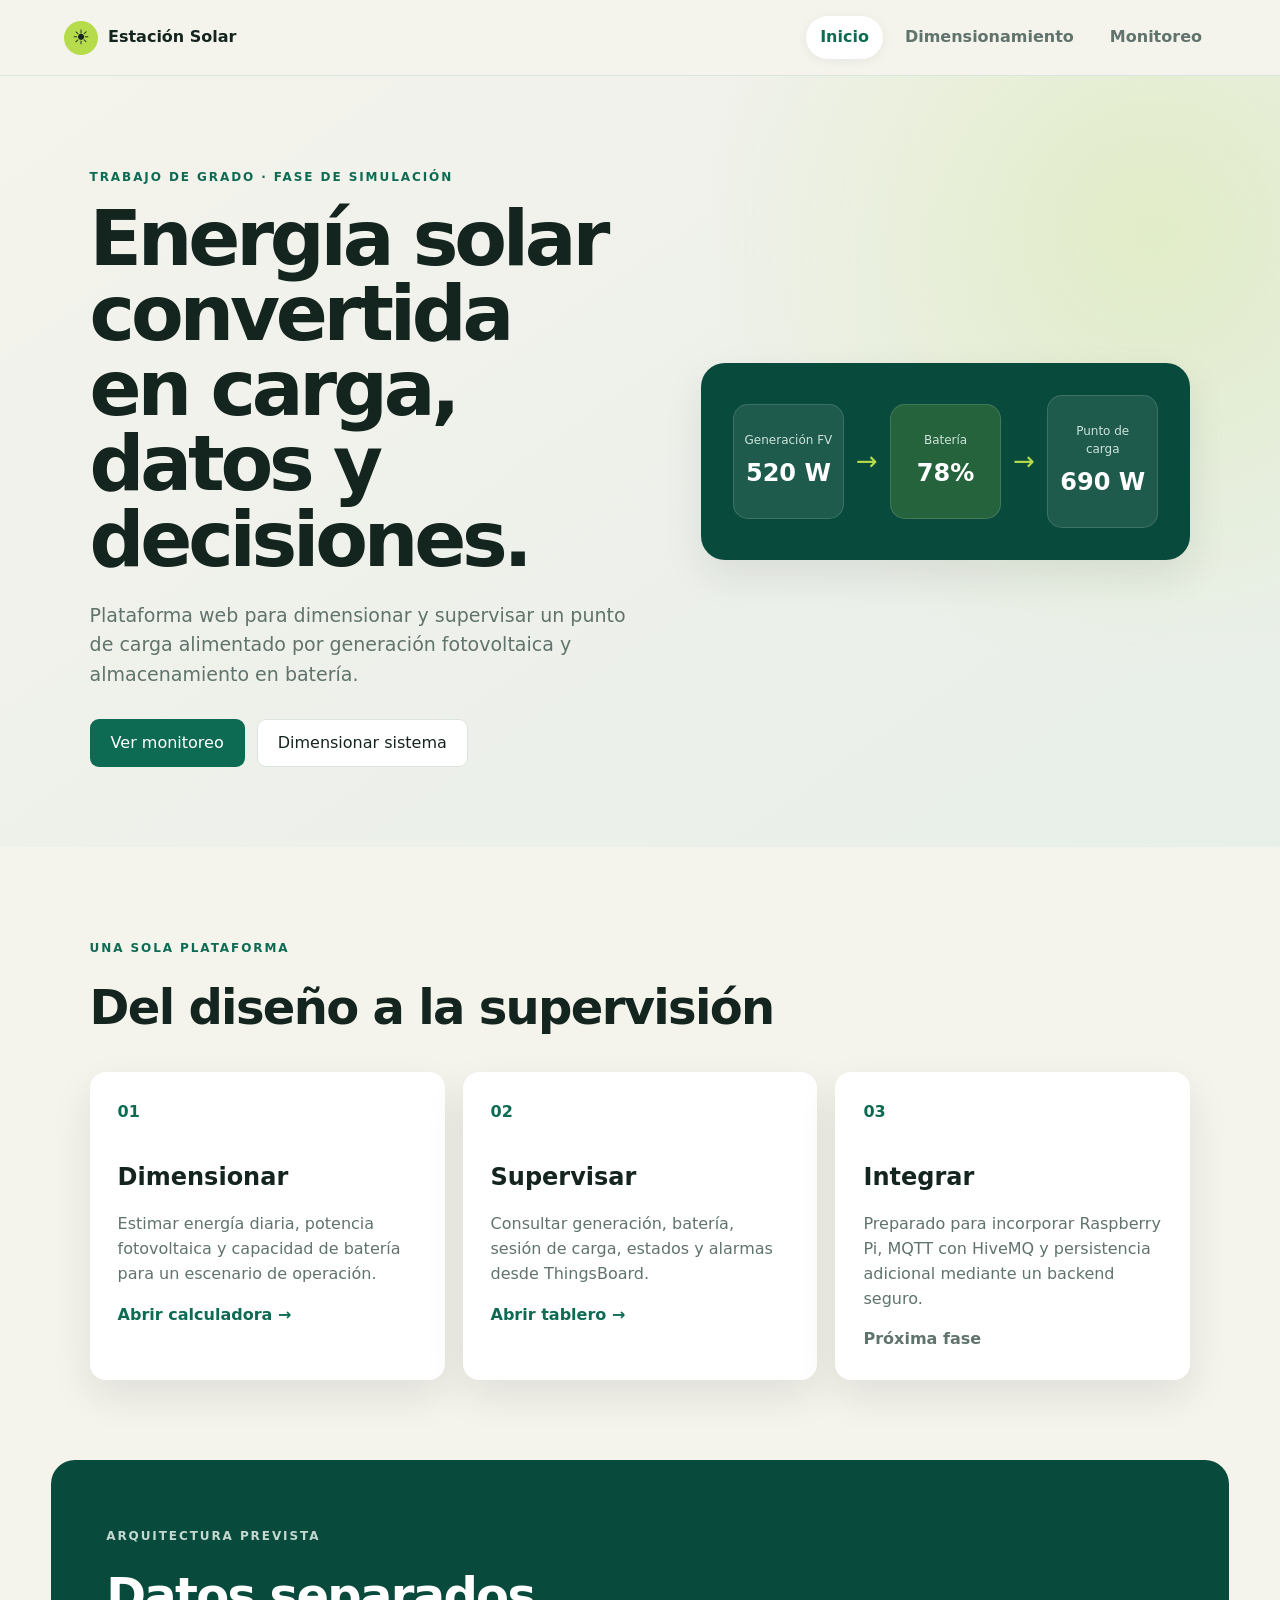
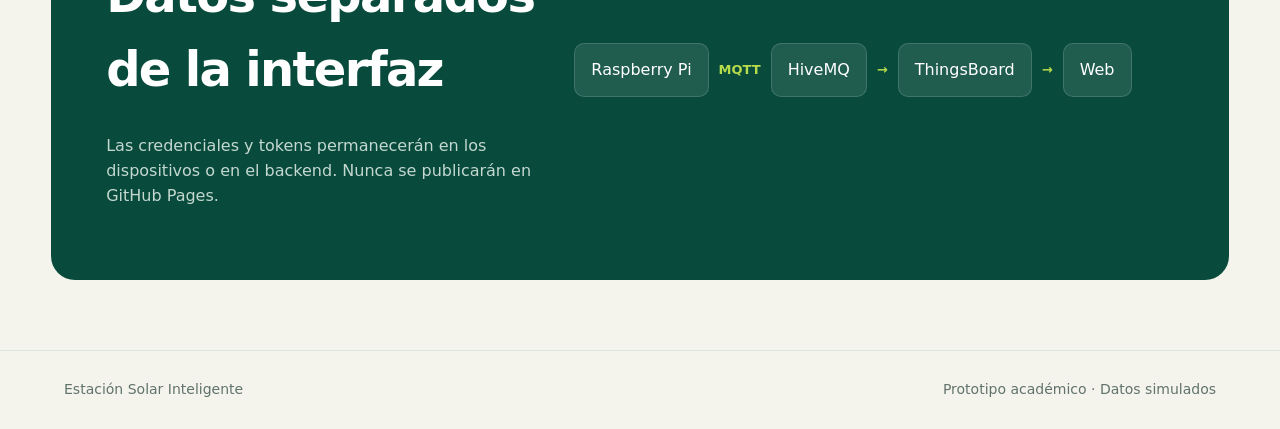
<file: index.html>
<!doctype html>
<html lang="es">
<head>
  <meta charset="utf-8">
  <meta name="viewport" content="width=device-width,initial-scale=1">
  <meta name="description" content="Sistema de gestión y supervisión de una estación de carga solar.">
  <title>Estación Solar Inteligente</title>
  <link rel="stylesheet" href="styles.css">
</head>
<body>
  <header class="site-header">
    <a class="brand" href="index.html" aria-label="Inicio"><span class="brand-mark">☀</span><span>Estación Solar</span></a>
    <button class="menu-button" aria-expanded="false" aria-controls="main-nav">Menú</button>
    <nav id="main-nav" class="nav" aria-label="Navegación principal">
      <a class="active" href="index.html">Inicio</a><a href="dimensionamiento.html">Dimensionamiento</a><a href="monitoreo.html">Monitoreo</a>
    </nav>
  </header>
  <main>
    <section class="hero">
      <div class="hero-copy">
        <p class="eyebrow">Trabajo de grado · Fase de simulación</p>
        <h1>Energía solar convertida en carga, datos y decisiones.</h1>
        <p>Plataforma web para dimensionar y supervisar un punto de carga alimentado por generación fotovoltaica y almacenamiento en batería.</p>
        <div class="actions"><a class="button primary" href="monitoreo.html">Ver monitoreo</a><a class="button secondary" href="dimensionamiento.html">Dimensionar sistema</a></div>
      </div>
      <div class="energy-visual" aria-label="Flujo de energía simulado">
        <div class="energy-node solar"><span>Generación FV</span><strong>520 W</strong></div><span class="flow">→</span>
        <div class="energy-node battery"><span>Batería</span><strong>78%</strong></div><span class="flow">→</span>
        <div class="energy-node charge"><span>Punto de carga</span><strong>690 W</strong></div>
      </div>
    </section>
    <section class="section">
      <p class="eyebrow">Una sola plataforma</p><h2>Del diseño a la supervisión</h2>
      <div class="feature-grid">
        <article class="feature"><span class="feature-number">01</span><h3>Dimensionar</h3><p>Estimar energía diaria, potencia fotovoltaica y capacidad de batería para un escenario de operación.</p><a href="dimensionamiento.html">Abrir calculadora →</a></article>
        <article class="feature"><span class="feature-number">02</span><h3>Supervisar</h3><p>Consultar generación, batería, sesión de carga, estados y alarmas desde ThingsBoard.</p><a href="monitoreo.html">Abrir tablero →</a></article>
        <article class="feature"><span class="feature-number">03</span><h3>Integrar</h3><p>Preparado para incorporar Raspberry Pi, MQTT con HiveMQ y persistencia adicional mediante un backend seguro.</p><span class="muted">Próxima fase</span></article>
      </div>
    </section>
    <section class="section architecture"><div><p class="eyebrow">Arquitectura prevista</p><h2>Datos separados de la interfaz</h2><p>Las credenciales y tokens permanecerán en los dispositivos o en el backend. Nunca se publicarán en GitHub Pages.</p></div><div class="pipeline"><span>Raspberry Pi</span><b>MQTT</b><span>HiveMQ</span><b>→</b><span>ThingsBoard</span><b>→</b><span>Web</span></div></section>
  </main>
  <footer><span>Estación Solar Inteligente</span><span>Prototipo académico · Datos simulados</span></footer>
  <script src="app.js"></script>
</body></html>
</file>
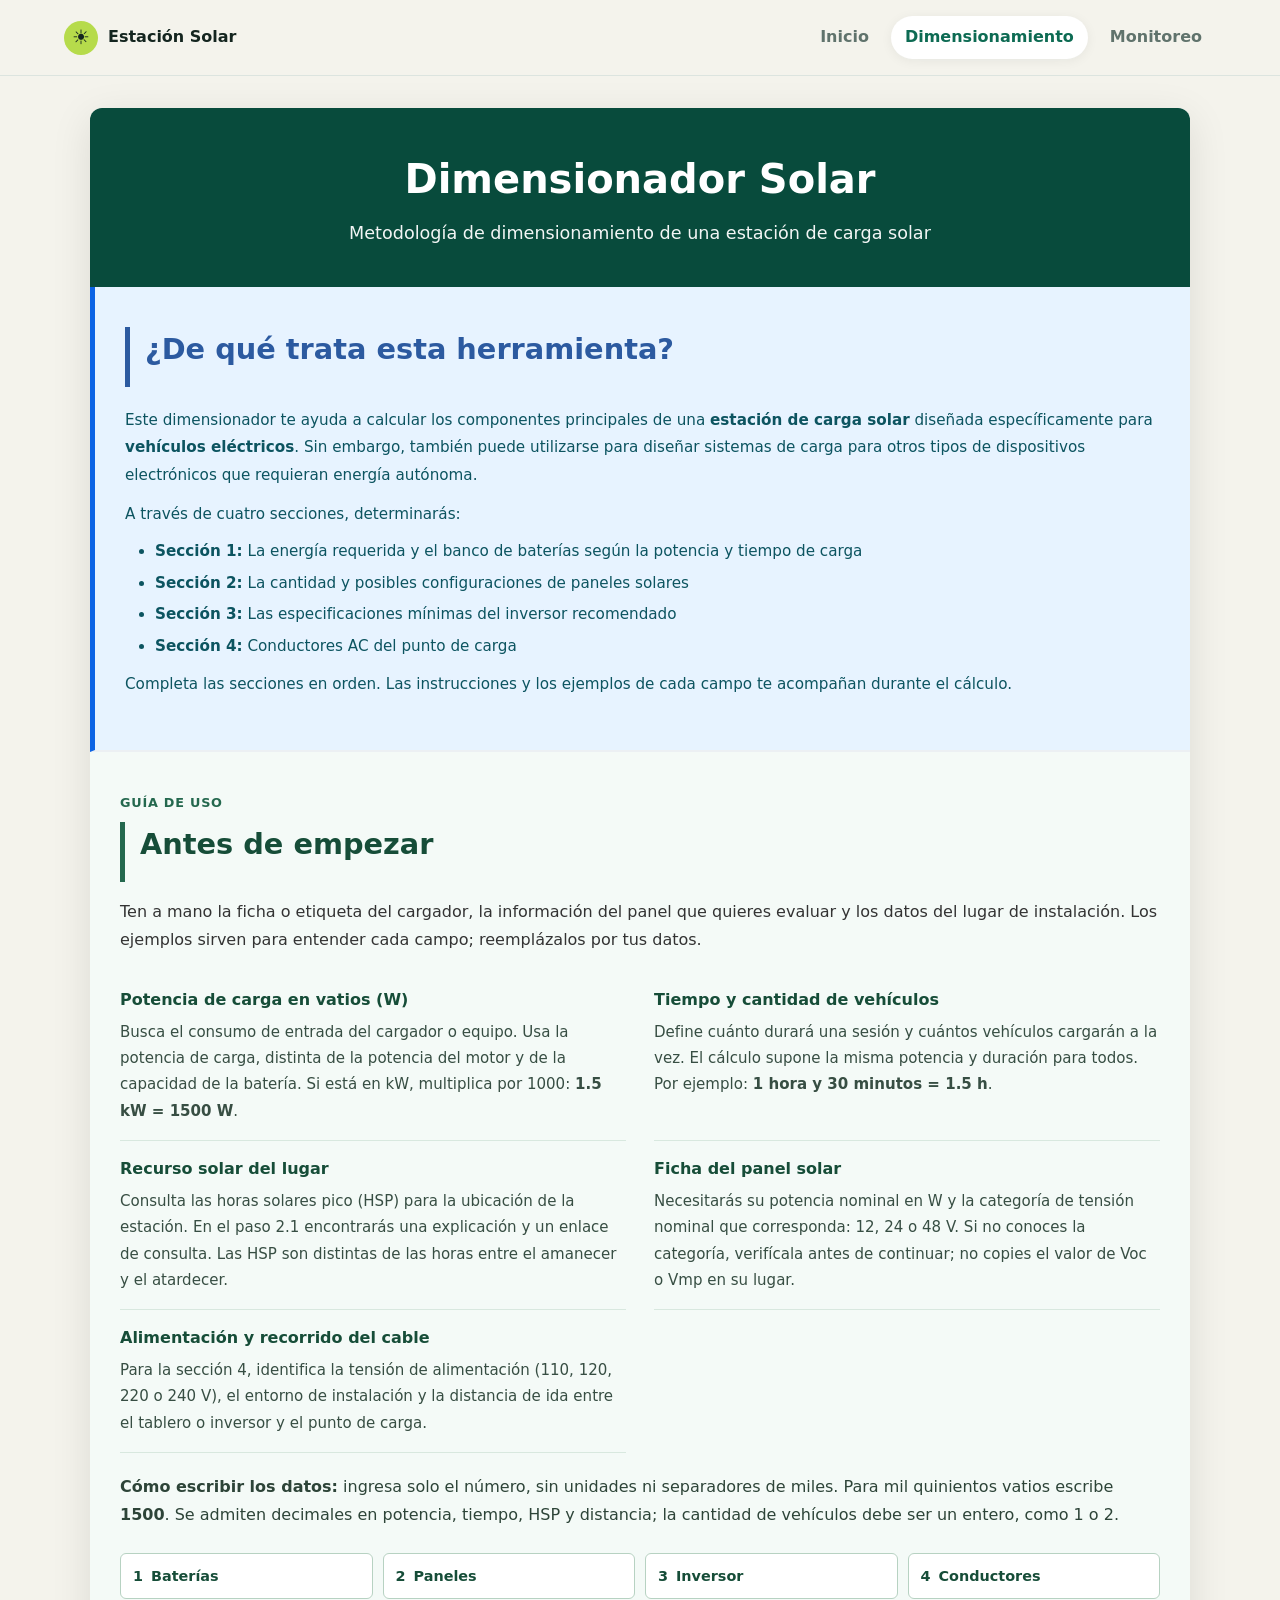
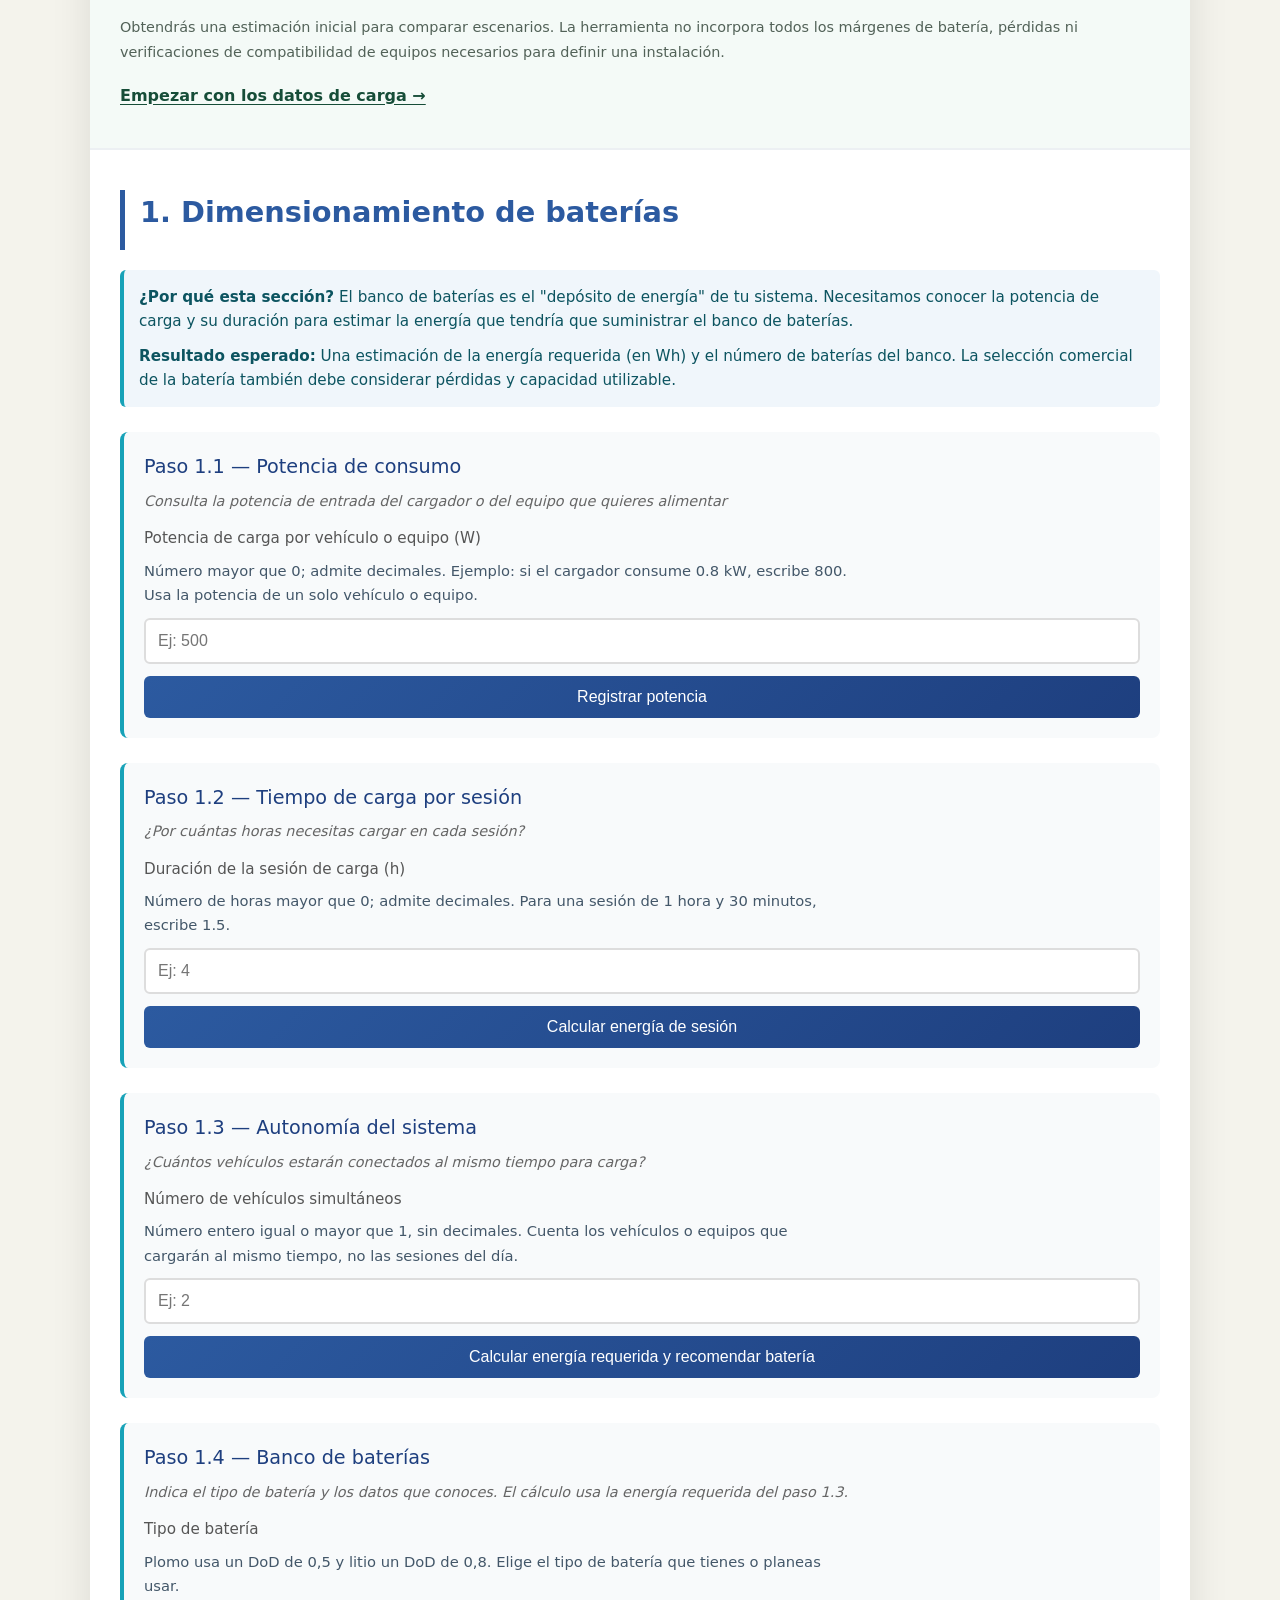
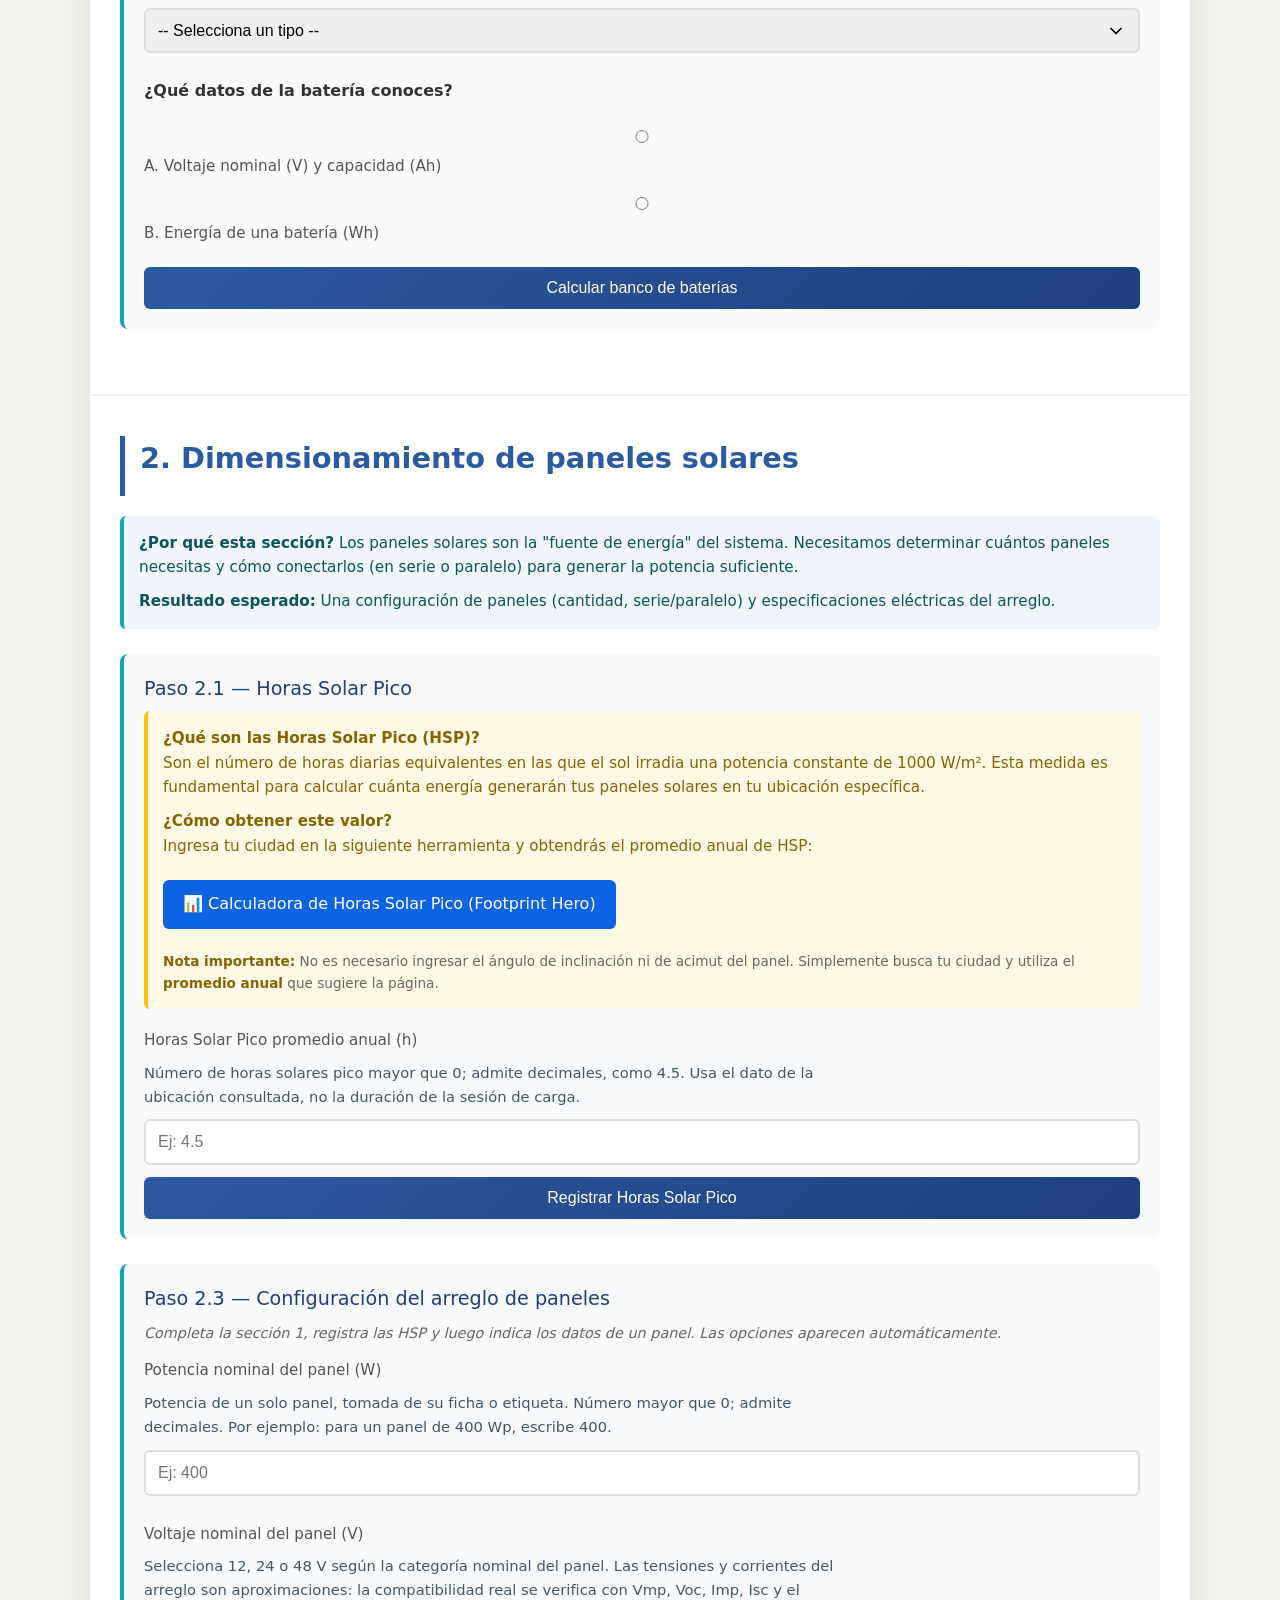
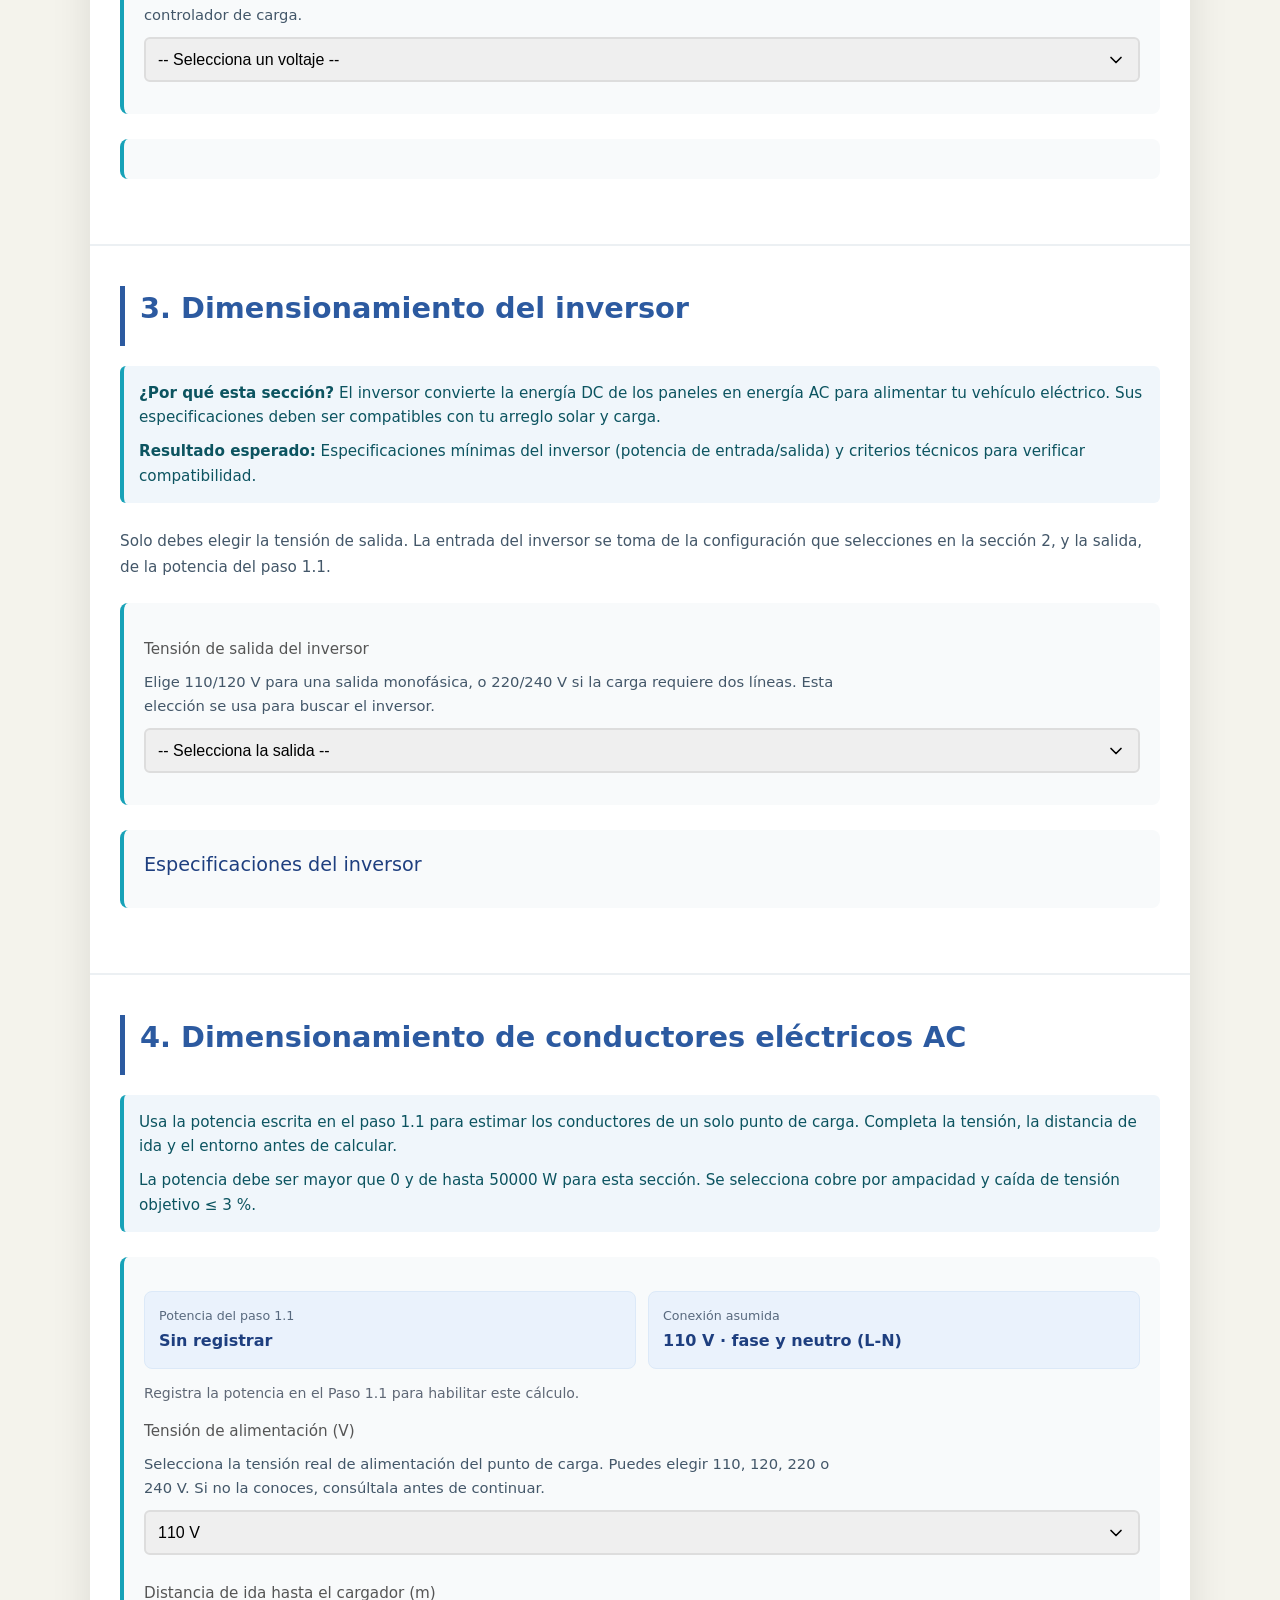
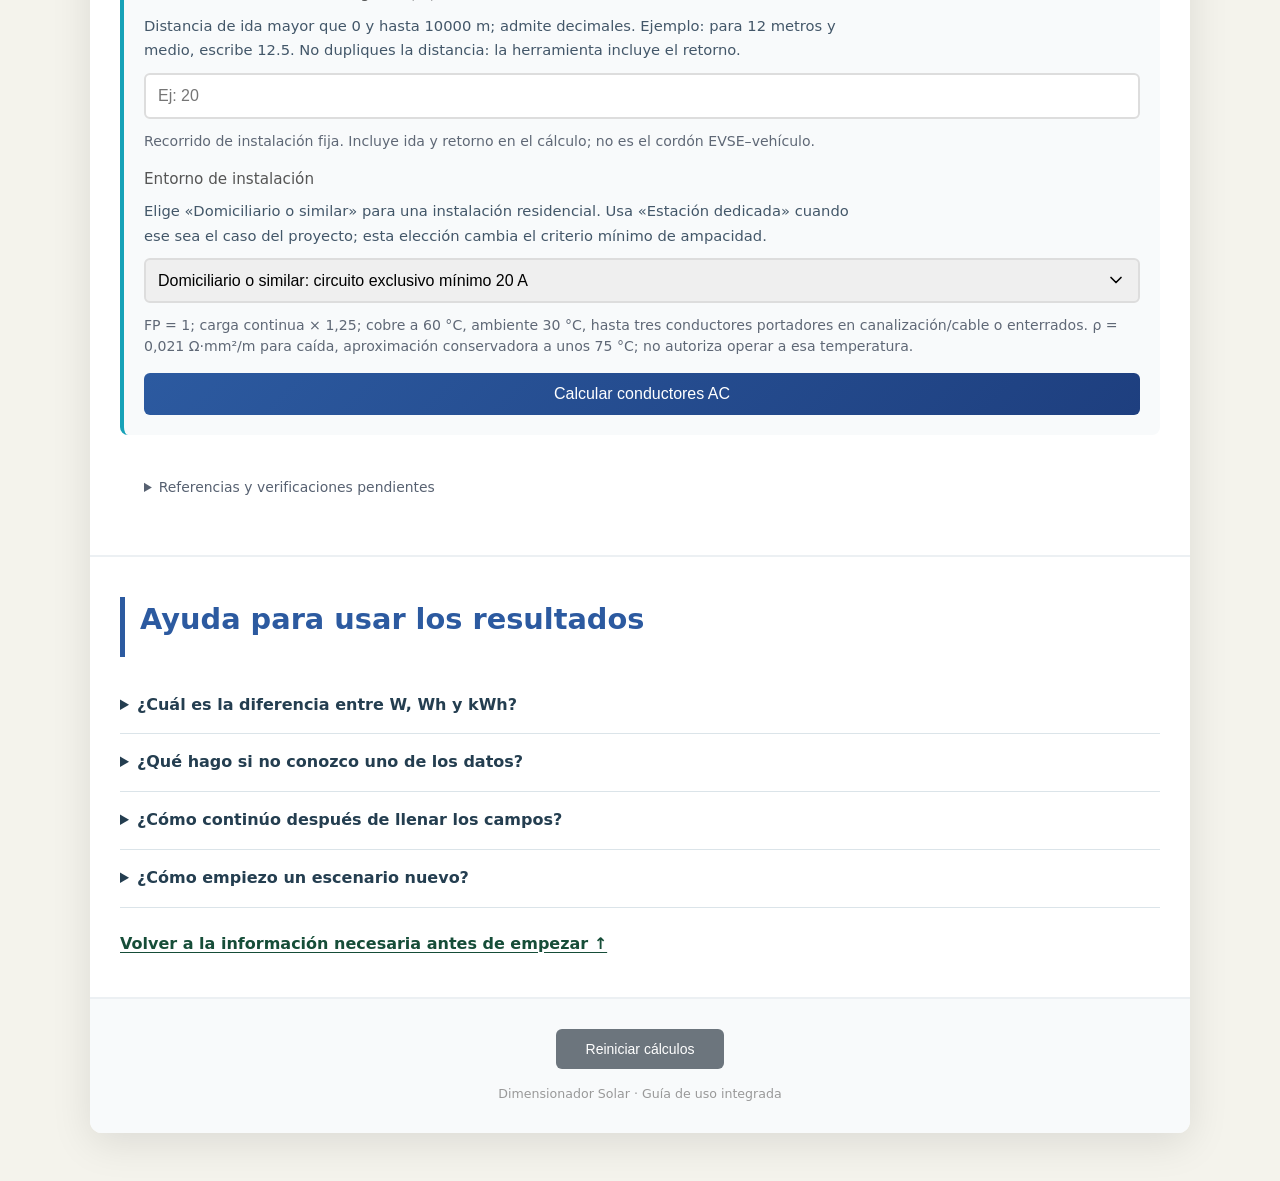
<file: dimensionamiento.html>
<!DOCTYPE html>
<html lang="es">
<head>
    <meta charset="UTF-8">
    <meta name="viewport" content="width=device-width, initial-scale=1.0">
    <title>Dimensionador Solar</title>
    <link rel="stylesheet" href="styles.css">
<link rel="stylesheet" href="estilos.css">
</head>
<body class="sizing-page"><header class="site-header"><a class="brand" href="index.html"><span class="brand-mark">☀</span><span>Estación Solar</span></a><button class="menu-button" aria-expanded="false" aria-controls="main-nav">Menú</button><nav id="main-nav" class="nav"><a href="index.html">Inicio</a><a class="active" href="dimensionamiento.html">Dimensionamiento</a><a href="monitoreo.html">Monitoreo</a></nav></header><main class="solar-sizing">
    <div class="contenedor-principal">
        <!-- ENCABEZADO -->
        <header class="encabezado">
            <h1>Dimensionador Solar</h1>
            <p class="subtitulo">Metodología de dimensionamiento de una estación de carga solar</p>
        </header>

        <!-- INTRODUCCIÓN GENERAL -->
        <section class="seccion introduccion">
            <h2>¿De qué trata esta herramienta?</h2>
            <p>
                Este dimensionador te ayuda a calcular los componentes principales de una <strong>estación de carga solar</strong>
                diseñada específicamente para <strong>vehículos eléctricos</strong>. Sin embargo, también puede utilizarse para
                diseñar sistemas de carga para otros tipos de dispositivos electrónicos que requieran energía autónoma.
            </p>
            <p>
                A través de cuatro secciones, determinarás:
            </p>
            <ul>
                <li><strong>Sección 1:</strong> La energía requerida y el banco de baterías según la potencia y tiempo de carga</li>
                <li><strong>Sección 2:</strong> La cantidad y posibles configuraciones de paneles solares</li>
                <li><strong>Sección 3:</strong> Las especificaciones mínimas del inversor recomendado</li><li><strong>Sección 4:</strong> Conductores AC del punto de carga</li>
            </ul>
            <p>
                Completa las secciones en orden. Las instrucciones y los ejemplos de cada campo te acompañan durante el cálculo.
            </p>
        </section>

        <section class="seccion guia-inicio" id="antes-de-empezar" aria-labelledby="titulo-guia">
            <p class="etiqueta-guia">Guía de uso</p>
            <h2 id="titulo-guia">Antes de empezar</h2>
            <p>Ten a mano la ficha o etiqueta del cargador, la información del panel que quieres evaluar y los datos del lugar de instalación. Los ejemplos sirven para entender cada campo; reemplázalos por tus datos.</p>
            <dl class="datos-previos">
                <div><dt>Potencia de carga en vatios (W)</dt><dd>Busca el consumo de entrada del cargador o equipo. Usa la potencia de carga, distinta de la potencia del motor y de la capacidad de la batería. Si está en kW, multiplica por 1000: <strong>1.5 kW = 1500 W</strong>.</dd></div>
                <div><dt>Tiempo y cantidad de vehículos</dt><dd>Define cuánto durará una sesión y cuántos vehículos cargarán a la vez. El cálculo supone la misma potencia y duración para todos. Por ejemplo: <strong>1 hora y 30 minutos = 1.5 h</strong>.</dd></div>
                <div><dt>Recurso solar del lugar</dt><dd>Consulta las horas solares pico (HSP) para la ubicación de la estación. En el paso 2.1 encontrarás una explicación y un enlace de consulta. Las HSP son distintas de las horas entre el amanecer y el atardecer.</dd></div>
                <div><dt>Ficha del panel solar</dt><dd>Necesitarás su potencia nominal en W y la categoría de tensión nominal que corresponda: 12, 24 o 48 V. Si no conoces la categoría, verifícala antes de continuar; no copies el valor de Voc o Vmp en su lugar.</dd></div>
                <div><dt>Alimentación y recorrido del cable</dt><dd>Para la sección 4, identifica la tensión de alimentación (110, 120, 220 o 240 V), el entorno de instalación y la distancia de ida entre el tablero o inversor y el punto de carga.</dd></div>
            </dl>
            <p class="regla-entradas"><strong>Cómo escribir los datos:</strong> ingresa solo el número, sin unidades ni separadores de miles. Para mil quinientos vatios escribe <strong>1500</strong>. Se admiten decimales en potencia, tiempo, HSP y distancia; la cantidad de vehículos debe ser un entero, como 1 o 2.</p>
            <nav class="guia-recorrido" aria-label="Secciones del dimensionador">
                <a href="#seccion-baterias"><span>1</span> Baterías</a>
                <a href="#seccion-paneles"><span>2</span> Paneles</a>
                <a href="#seccion-inversor"><span>3</span> Inversor</a>
                <a href="#seccion-conductores"><span>4</span> Conductores</a>
            </nav>
            <p class="alcance-guia">Obtendrás una estimación inicial para comparar escenarios. La herramienta no incorpora todos los márgenes de batería, pérdidas ni verificaciones de compatibilidad de equipos necesarios para definir una instalación.</p>
            <a class="enlace-comenzar" href="#seccion-baterias">Empezar con los datos de carga →</a>
        </section>
        <p id="error-dimensionador" class="error-general" role="alert" tabindex="-1" hidden></p>

        <!-- SECCIÓN 1: DIMENSIONAMIENTO DE BATERÍAS -->
        <section class="seccion" id="seccion-baterias">
            <h2>1. Dimensionamiento de baterías</h2>

            <div class="descripcion-seccion">
                <p>
                    <strong>¿Por qué esta sección?</strong> El banco de baterías es el "depósito de energía" de tu sistema.
                    Necesitamos conocer la potencia de carga y su duración para estimar
                    la energía que tendría que suministrar el banco de baterías.
                </p>
                <p>
                    <strong>Resultado esperado:</strong> Una estimación de la energía requerida (en Wh) y el número de baterías del banco. La selección comercial de la batería también debe considerar pérdidas y capacidad utilizable.
                </p>
            </div>

            <!-- Paso 1.1 -->
            <div class="paso">
                <h3>Paso 1.1 — Potencia de consumo</h3>
                <p class="subtitulo-paso">Consulta la potencia de entrada del cargador o del equipo que quieres alimentar</p>
                <label for="P_dispositivo">Potencia de carga por vehículo o equipo (W)</label>
                <p id="ayuda-P_dispositivo" class="ayuda-campo">Número mayor que 0; admite decimales. Ejemplo: si el cargador consume 0.8 kW, escribe 800. Usa la potencia de un solo vehículo o equipo.</p>
                <input type="number" id="P_dispositivo" placeholder="Ej: 500" min="0" step="any" required aria-describedby="ayuda-P_dispositivo error-P_dispositivo">
                <p id="error-P_dispositivo" class="error-campo" aria-live="polite" hidden></p>
                <button class="btn-calcular" onclick="calcularPaso1_1()">Registrar potencia</button>
                <div id="resultado-1-1" class="resultado"></div>
            </div>

            <!-- Paso 1.2 -->
            <div class="paso">
                <h3>Paso 1.2 — Tiempo de carga por sesión</h3>
                <p class="subtitulo-paso">¿Por cuántas horas necesitas cargar en cada sesión?</p>
                <label for="t_sesion">Duración de la sesión de carga (h)</label>
                <p id="ayuda-t_sesion" class="ayuda-campo">Número de horas mayor que 0; admite decimales. Para una sesión de 1 hora y 30 minutos, escribe 1.5.</p>
                <input type="number" id="t_sesion" placeholder="Ej: 4" min="0" step="any" required aria-describedby="ayuda-t_sesion error-t_sesion">
                <p id="error-t_sesion" class="error-campo" aria-live="polite" hidden></p>
                <button class="btn-calcular" onclick="calcularPaso1_2()">Calcular energía de sesión</button>
                <div id="resultado-1-2" class="resultado"></div>
            </div>

            <!-- Paso 1.3 -->
            <div class="paso">
                <h3>Paso 1.3 — Autonomía del sistema</h3>
                <p class="subtitulo-paso">¿Cuántos vehículos estarán conectados al mismo tiempo para carga?</p>
                <label for="num_dispositivos">Número de vehículos simultáneos</label>
                <p id="ayuda-num_dispositivos" class="ayuda-campo">Número entero igual o mayor que 1, sin decimales. Cuenta los vehículos o equipos que cargarán al mismo tiempo, no las sesiones del día.</p>
                <input type="number" id="num_dispositivos" placeholder="Ej: 2" min="1" step="1" required aria-describedby="ayuda-num_dispositivos error-num_dispositivos">
                <p id="error-num_dispositivos" class="error-campo" aria-live="polite" hidden></p>
                <button class="btn-calcular" onclick="calcularPaso1_3()">Calcular energía requerida y recomendar batería</button>
                <div id="resultado-1-3" class="resultado"></div>
            </div>

            <!-- Paso 1.4 -->
            <div class="paso" id="paso-1-4">
                <h3>Paso 1.4 — Banco de baterías</h3>
                <p class="subtitulo-paso">Indica el tipo de batería y los datos que conoces. El cálculo usa la energía requerida del paso 1.3.</p>
                <label for="tipo_bateria">Tipo de batería</label>
                <p id="ayuda-tipo_bateria" class="ayuda-campo">Plomo usa un DoD de 0,5 y litio un DoD de 0,8. Elige el tipo de batería que tienes o planeas usar.</p>
                <select id="tipo_bateria" aria-describedby="ayuda-tipo_bateria">
                    <option value="">-- Selecciona un tipo --</option>
                    <option value="plomo">Plomo (DoD 0,5)</option>
                    <option value="litio">Litio (DoD 0,8)</option>
                </select>

                <fieldset style="border:0;padding:0;margin:14px 0;">
                    <legend style="font-weight:700;margin-bottom:8px;">¿Qué datos de la batería conoces?</legend>
                    <label style="display:block;margin-bottom:6px;"><input type="radio" name="modo_bateria" value="voltaje_capacidad"> A. Voltaje nominal (V) y capacidad (Ah)</label>
                    <label style="display:block;"><input type="radio" name="modo_bateria" value="energia"> B. Energía de una batería (Wh)</label>
                </fieldset>

                <div id="campos-voltaje-capacidad" hidden>
                    <label for="V_bat">Voltaje nominal de la batería (V)</label>
                    <p id="ayuda-V_bat" class="ayuda-campo">Voltaje nominal indicado en la ficha, por ejemplo 12, 24 o 48 V.</p>
                    <input type="number" id="V_bat" placeholder="Ej: 48" min="0" step="any" aria-describedby="ayuda-V_bat">
                    <label for="C_ah">Capacidad de la batería (Ah)</label>
                    <p id="ayuda-C_ah" class="ayuda-campo">Capacidad nominal en amperios-hora de una sola batería.</p>
                    <input type="number" id="C_ah" placeholder="Ej: 52" min="0" step="any" aria-describedby="ayuda-C_ah">
                </div>

                <div id="campos-energia" hidden>
                    <label for="Ebat_wh">Energía de una batería (Wh)</label>
                    <p id="ayuda-Ebat_wh" class="ayuda-campo">Energía nominal de una sola batería, tomada de la ficha. Por ejemplo, 2,5 kWh = 2500.</p>
                    <input type="number" id="Ebat_wh" placeholder="Ej: 2500" min="0" step="any" aria-describedby="ayuda-Ebat_wh">
                </div>

                <button class="btn-calcular" onclick="calcularPaso1_4()">Calcular banco de baterías</button>
                <div id="resultado-1-4" class="resultado"></div>
            </div>
        </section>

        <!-- SECCIÓN 2: DIMENSIONAMIENTO DE PANELES -->
        <section class="seccion" id="seccion-paneles">
            <h2>2. Dimensionamiento de paneles solares</h2>

            <div class="descripcion-seccion">
                <p>
                    <strong>¿Por qué esta sección?</strong> Los paneles solares son la "fuente de energía" del sistema.
                    Necesitamos determinar cuántos paneles necesitas y cómo conectarlos (en serie o paralelo) para
                    generar la potencia suficiente.
                </p>
                <p>
                    <strong>Resultado esperado:</strong> Una configuración de paneles (cantidad, serie/paralelo)
                    y especificaciones eléctricas del arreglo.
                </p>
            </div>

            <!-- Paso 2.1 -->
            <div class="paso">
                <h3>Paso 2.1 — Horas Solar Pico</h3>

                <div class="explicacion-hsp">
                    <p>
                        <strong>¿Qué son las Horas Solar Pico (HSP)?</strong><br>
                        Son el número de horas diarias equivalentes en las que el sol irradia una potencia constante de 1000 W/m².
                        Esta medida es fundamental para calcular cuánta energía generarán tus paneles solares en tu ubicación específica.
                    </p>
                    <p>
                        <strong>¿Cómo obtener este valor?</strong><br>
                        Ingresa tu ciudad en la siguiente herramienta y obtendrás el promedio anual de HSP:
                    </p>
                    <a href="https://footprinthero.com/peak-sun-hours-calculator#how-to-calculate-peak-sun-hours" target="_blank" class="enlace-externo">
                        📊 Calculadora de Horas Solar Pico (Footprint Hero)
                    </a>
                    <p style="font-size: 0.85em; color: #666; margin-top: 10px;">
                        <strong>Nota importante:</strong> No es necesario ingresar el ángulo de inclinación ni de acimut del panel.
                        Simplemente busca tu ciudad y utiliza el <strong>promedio anual</strong> que sugiere la página.
                    </p>
                </div>

                <label for="HSP">Horas Solar Pico promedio anual (h)</label>
                <p id="ayuda-HSP" class="ayuda-campo">Número de horas solares pico mayor que 0; admite decimales, como 4.5. Usa el dato de la ubicación consultada, no la duración de la sesión de carga.</p>
                <input type="number" id="HSP" placeholder="Ej: 4.5" min="0" step="any" required aria-describedby="ayuda-HSP error-HSP">
                <p id="error-HSP" class="error-campo" aria-live="polite" hidden></p>
                <button class="btn-calcular" onclick="registrarHSP()">Registrar Horas Solar Pico</button>
                <div id="resultado-2-1" class="resultado"></div>
            </div>

            <!-- Paso 2.2 — Se muestra automáticamente cuando se registra HSP -->
            <div class="paso" id="paso-2-2" style="display: none;">
                <h3>Paso 2.2 — Potencia del arreglo solar</h3>
                <p class="subtitulo-paso">Cálculo automático basado en la energía del banco y las Horas Solar Pico</p>
                <div id="resultado-2-2" class="resultado"></div>
            </div>

            <!-- Paso 2.3 -->
            <div class="paso">
                <h3>Paso 2.3 — Configuración del arreglo de paneles</h3>
                <p class="subtitulo-paso">Completa la sección 1, registra las HSP y luego indica los datos de un panel. Las opciones aparecen automáticamente.</p>
                <label for="P_panel">Potencia nominal del panel (W)</label>
                <p id="ayuda-P_panel" class="ayuda-campo">Potencia de un solo panel, tomada de su ficha o etiqueta. Número mayor que 0; admite decimales. Por ejemplo: para un panel de 400 Wp, escribe 400.</p>
                <input type="number" id="P_panel" placeholder="Ej: 400" onchange="autoCalcularPaso2_3()" min="0" step="any" required aria-describedby="ayuda-P_panel error-P_panel">
                <p id="error-P_panel" class="error-campo" aria-live="polite" hidden></p>

                <label for="V_nominal">Voltaje nominal del panel (V)</label>
                <p id="ayuda-V_nominal" class="ayuda-campo">Selecciona 12, 24 o 48 V según la categoría nominal del panel. Las tensiones y corrientes del arreglo son aproximaciones: la compatibilidad real se verifica con Vmp, Voc, Imp, Isc y el controlador de carga.</p>
                <select id="V_nominal" onchange="autoCalcularPaso2_3()" aria-describedby="ayuda-V_nominal" required>
                    <option value="">-- Selecciona un voltaje --</option>
                    <option value="12">12 V</option>
                    <option value="24">24 V</option>
                    <option value="48">48 V</option>
                </select>

                <div id="resultado-2-3" class="resultado"></div>
            </div>

            <!-- Selección de opciones -->
            <div class="paso">
                <div id="selector-opciones" style="display:none;">
                    <p style="font-weight: 600; margin-bottom: 15px;">Selecciona la configuración que prefieras:</p>
                    <div id="opciones-container" style="display: grid; gap: 15px;">
                        <!-- Las opciones se generarán dinámicamente aquí -->
                    </div>
                </div>
            </div>
        </section>

        <!-- SECCIÓN 3: DIMENSIONAMIENTO DEL INVERSOR -->
        <section class="seccion" id="seccion-inversor">
            <h2>3. Dimensionamiento del inversor</h2>

            <div class="descripcion-seccion">
                <p>
                    <strong>¿Por qué esta sección?</strong> El inversor convierte la energía DC de los paneles
                    en energía AC para alimentar tu vehículo eléctrico. Sus especificaciones deben ser compatibles
                    con tu arreglo solar y carga.
                </p>
                <p>
                    <strong>Resultado esperado:</strong> Especificaciones mínimas del inversor (potencia de entrada/salida)
                    y criterios técnicos para verificar compatibilidad.
                </p>
            </div>

            <p class="ayuda-seccion">Solo debes elegir la tensión de salida. La entrada del inversor se toma de la configuración que selecciones en la sección 2, y la salida, de la potencia del paso 1.1.</p>
            <div class="paso">
                <label for="tension_salida">Tensión de salida del inversor</label>
                <p id="ayuda-tension_salida" class="ayuda-campo">Elige 110/120 V para una salida monofásica, o 220/240 V si la carga requiere dos líneas. Esta elección se usa para buscar el inversor.</p>
                <select id="tension_salida" aria-describedby="ayuda-tension_salida">
                    <option value="">-- Selecciona la salida --</option>
                    <option value="110">110/120 V</option>
                    <option value="220">220/240 V</option>
                </select>
            </div>
            <div class="paso">
                <h3>Especificaciones del inversor</h3>
                <div id="resultado-3" class="resultado"></div>
            </div>
        </section>

<section class="seccion" id="seccion-conductores">
<h2>4. Dimensionamiento de conductores eléctricos AC</h2>
<div class="descripcion-seccion"><p>Usa la potencia escrita en el paso 1.1 para estimar los conductores de un solo punto de carga. Completa la tensión, la distancia de ida y el entorno antes de calcular.</p><p>La potencia debe ser mayor que 0 y de hasta 50000 W para esta sección. Se selecciona cobre por ampacidad y caída de tensión objetivo ≤ 3 %.</p></div>
<div class="paso paso-cables-ac">
<div class="info-origen-ac"><div><small>Potencia del paso 1.1</small><strong id="potencia_ac_origen">Sin registrar</strong></div><div><small>Conexión asumida</small><strong id="configuracion_ac"></strong></div></div>
<p id="estado-potencia-ac" class="texto-ayuda-ac" aria-live="polite"></p>
<label for="tension_ac">Tensión de alimentación (V)</label><p id="ayuda-tension_ac" class="ayuda-campo">Selecciona la tensión real de alimentación del punto de carga. Puedes elegir 110, 120, 220 o 240 V. Si no la conoces, consúltala antes de continuar.</p>
                <select id="tension_ac" aria-describedby="ayuda-tension_ac"><option value="110">110 V</option><option value="120">120 V</option><option value="220">220 V</option><option value="240">240 V</option></select>
<label for="distancia_ac">Distancia de ida hasta el cargador (m)</label><p id="ayuda-distancia_ac" class="ayuda-campo">Distancia de ida mayor que 0 y hasta 10000 m; admite decimales. Ejemplo: para 12 metros y medio, escribe 12.5. No dupliques la distancia: la herramienta incluye el retorno.</p>
                <input type="number" id="distancia_ac" placeholder="Ej: 20" min="0" max="10000" step="any" required aria-describedby="ayuda-distancia_ac error-distancia_ac">
                <p id="error-distancia_ac" class="error-campo" aria-live="polite" hidden></p>
<p class="texto-ayuda-ac">Recorrido de instalación fija. Incluye ida y retorno en el cálculo; no es el cordón EVSE–vehículo.</p>
<label for="entorno_ac">Entorno de instalación</label><p id="ayuda-entorno_ac" class="ayuda-campo">Elige «Domiciliario o similar» para una instalación residencial. Usa «Estación dedicada» cuando ese sea el caso del proyecto; esta elección cambia el criterio mínimo de ampacidad.</p>
                <select id="entorno_ac" aria-describedby="ayuda-entorno_ac"><option value="domiciliario">Domiciliario o similar: circuito exclusivo mínimo 20 A</option><option value="estacion">Estación dedicada: sin mínimo domiciliario automático</option></select>
<p class="texto-ayuda-ac">FP = 1; carga continua × 1,25; cobre a 60 °C, ambiente 30 °C, hasta tres conductores portadores en canalización/cable o enterrados. ρ = 0,021 Ω·mm²/m para caída, aproximación conservadora a unos 75 °C; no autoriza operar a esa temperatura.</p>
<button type="button" class="btn-calcular" id="btn-calcular-ac">Calcular conductores AC</button><div id="resultado-4" class="resultado resultado-ac" aria-live="polite"></div>
</div>
<details class="referencia-ac"><summary>Referencias y verificaciones pendientes</summary>
<p><a href="https://www.minenergia.gov.co/documents/15921/Libro-3-Resolucion-40284-23-06-2026.pdf" target="_blank" rel="noopener">RETIE, Resolución 40284 de 2026, Libro 3, art. 3.17.7</a>: alimentación sin superar 60 °C, circuito domiciliario exclusivo mínimo 20 A y protecciones.</p>
<p>NTC 2050 segunda actualización: tabla 310.15(B)(16), cobre 60 °C; carga continua de VE (625.42), conductores (210.19(A)(1)) y protección (625.41). <a href="https://docs.upme.gov.co/DemandayEficiencia/Doc_Hemeroteca/Insumos_NTC_2050_Codigo_electrico_colombiano_V0_04212018.pdf" target="_blank" rel="noopener">Consulta UPME</a> (borrador; cotejar edición oficial ICONTEC). 3 % es objetivo de diseño, no certificación.</p>
<p>Validar temperatura, agrupamiento, aislamiento, canalización, terminales, corriente de placa, protección y diferencial. El PE se dimensiona según protección y criterio normativo aplicable, no copiando fase. No se calcula PE ni interruptor.</p></details>
</section>
        <section class="seccion dudas-uso" aria-labelledby="titulo-dudas">
            <h2 id="titulo-dudas">Ayuda para usar los resultados</h2>
            <details><summary>¿Cuál es la diferencia entre W, Wh y kWh?</summary><p>Los W expresan potencia; los Wh, energía durante un tiempo. Una carga de 500 W durante 2 horas requiere 1000 Wh, equivalentes a 1 kWh. Ingresa potencia en W en el paso 1.1 y duración en horas en el paso 1.2.</p></details>
            <details><summary>¿Qué hago si no conozco uno de los datos?</summary><p>Consulta la etiqueta o ficha del cargador y del panel. Para las HSP, usa el enlace del paso 2.1. La tensión y el recorrido del cable corresponden al lugar de instalación. Si no tienes esa información, reúne el dato antes de usar el resultado para tu proyecto.</p></details>
            <details><summary>¿Cómo continúo después de llenar los campos?</summary><p>En la sección 1, pulsa el botón de cada paso en orden, incluido el paso 1.4 para el banco de baterías. En la sección 2, registra las HSP y escribe los datos del panel; después selecciona una de las opciones. En la sección 3, elige la tensión de salida y la especificación del inversor aparecerá. Para la sección 4, completa sus campos y pulsa «Calcular conductores AC».</p></details>
            <details><summary>¿Cómo empiezo un escenario nuevo?</summary><p>Usa «Reiniciar cálculos», al final de esta página. Se borran las entradas y los resultados para que puedas ingresar los datos del nuevo escenario.</p></details>
            <a class="volver-guia" href="#antes-de-empezar">Volver a la información necesaria antes de empezar ↑</a>
        </section>
        <!-- BOTÓN DE REINICIO -->
        <footer class="pie">
            <button class="btn-reiniciar" onclick="reiniciarApp()">Reiniciar cálculos</button>
            <p class="nota">Dimensionador Solar · Guía de uso integrada</p>
        </footer>
    </div>

    </main><script src="calculos.js"></script><script src="cables_ac.js"></script><script src="ayuda_dimensionador.js"></script><script src="app.js"></script>
</body>
</html>
</file>
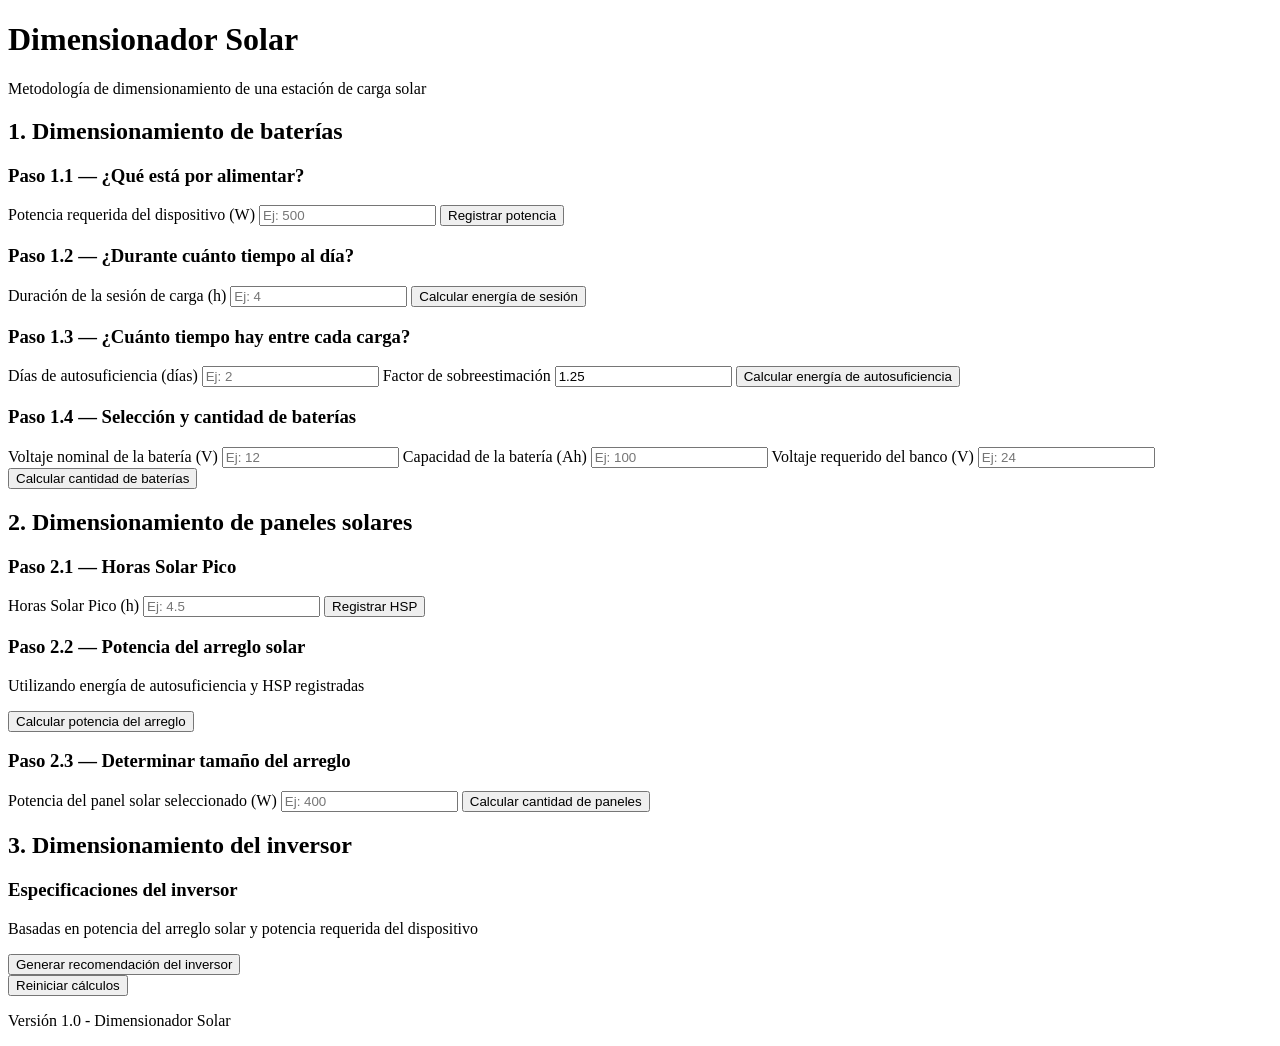
<file: index (2).html>
<!DOCTYPE html>
<html lang="es">
<head>
    <meta charset="UTF-8">
    <meta name="viewport" content="width=device-width, initial-scale=1.0">
    <title>Dimensionador Solar</title>
    <link rel="stylesheet" href="estilos.css">
</head>
<body>
    <div class="contenedor-principal">
        <!-- ENCABEZADO -->
        <header class="encabezado">
            <h1>Dimensionador Solar</h1>
            <p class="subtitulo">Metodología de dimensionamiento de una estación de carga solar</p>
        </header>

        <!-- SECCIÓN 1: DIMENSIONAMIENTO DE BATERÍAS -->
        <section class="seccion" id="seccion-baterias">
            <h2>1. Dimensionamiento de baterías</h2>
            
            <!-- Paso 1.1 -->
            <div class="paso">
                <h3>Paso 1.1 — ¿Qué está por alimentar?</h3>
                <label for="P_dispositivo">Potencia requerida del dispositivo (W)</label>
                <input type="number" id="P_dispositivo" placeholder="Ej: 500" min="0" step="0.01">
                <button class="btn-calcular" onclick="calcularPaso1_1()">Registrar potencia</button>
                <div id="resultado-1-1" class="resultado"></div>
            </div>

            <!-- Paso 1.2 -->
            <div class="paso">
                <h3>Paso 1.2 — ¿Durante cuánto tiempo al día?</h3>
                <label for="t_sesion">Duración de la sesión de carga (h)</label>
                <input type="number" id="t_sesion" placeholder="Ej: 4" min="0" step="0.01">
                <button class="btn-calcular" onclick="calcularPaso1_2()">Calcular energía de sesión</button>
                <div id="resultado-1-2" class="resultado"></div>
            </div>

            <!-- Paso 1.3 -->
            <div class="paso">
                <h3>Paso 1.3 — ¿Cuánto tiempo hay entre cada carga?</h3>
                <label for="dias_autosuficiencia">Días de autosuficiencia (días)</label>
                <input type="number" id="dias_autosuficiencia" placeholder="Ej: 2" min="1" step="1">
                <label for="factor_sobreestima">Factor de sobreestimación</label>
                <input type="number" id="factor_sobreestima" placeholder="Ej: 1.25" min="1" step="0.01" value="1.25">
                <button class="btn-calcular" onclick="calcularPaso1_3()">Calcular energía de autosuficiencia</button>
                <div id="resultado-1-3" class="resultado"></div>
            </div>

            <!-- Paso 1.4 -->
            <div class="paso">
                <h3>Paso 1.4 — Selección y cantidad de baterías</h3>
                <label for="V_bateria">Voltaje nominal de la batería (V)</label>
                <input type="number" id="V_bateria" placeholder="Ej: 12" min="0" step="0.01">
                <label for="Ah_bateria">Capacidad de la batería (Ah)</label>
                <input type="number" id="Ah_bateria" placeholder="Ej: 100" min="0" step="0.01">
                <label for="V_banco">Voltaje requerido del banco (V)</label>
                <input type="number" id="V_banco" placeholder="Ej: 24" min="0" step="0.01">
                <button class="btn-calcular" onclick="calcularPaso1_4()">Calcular cantidad de baterías</button>
                <div id="resultado-1-4" class="resultado"></div>
            </div>
        </section>

        <!-- SECCIÓN 2: DIMENSIONAMIENTO DE PANELES -->
        <section class="seccion" id="seccion-paneles">
            <h2>2. Dimensionamiento de paneles solares</h2>

            <!-- Paso 2.1 -->
            <div class="paso">
                <h3>Paso 2.1 — Horas Solar Pico</h3>
                <label for="HSP">Horas Solar Pico (h)</label>
                <input type="number" id="HSP" placeholder="Ej: 4.5" min="0" step="0.01">
                <button class="btn-calcular" onclick="calcularPaso2_1()">Registrar HSP</button>
                <div id="resultado-2-1" class="resultado"></div>
            </div>

            <!-- Paso 2.2 -->
            <div class="paso">
                <h3>Paso 2.2 — Potencia del arreglo solar</h3>
                <p class="info">Utilizando energía de autosuficiencia y HSP registradas</p>
                <button class="btn-calcular" onclick="calcularPaso2_2()">Calcular potencia del arreglo</button>
                <div id="resultado-2-2" class="resultado"></div>
            </div>

            <!-- Paso 2.3 -->
            <div class="paso">
                <h3>Paso 2.3 — Determinar tamaño del arreglo</h3>
                <label for="P_panel">Potencia del panel solar seleccionado (W)</label>
                <input type="number" id="P_panel" placeholder="Ej: 400" min="0" step="0.01">
                <button class="btn-calcular" onclick="calcularPaso2_3()">Calcular cantidad de paneles</button>
                <div id="resultado-2-3" class="resultado"></div>
            </div>

            <!-- Decisión sobre cantidad de paneles -->
            <div class="paso">
                <div id="decision-paneles" class="decision" style="display:none;">
                    <p><strong>¿La cantidad de paneles calculada es la cantidad de paneles que desea utilizar?</strong></p>
                    <div class="botones-decision">
                        <button class="btn-si" onclick="confirmarPaneles()">Sí, continuar</button>
                        <button class="btn-no" onclick="rechazarPaneles()">No, cambiar potencia del panel</button>
                    </div>
                </div>
            </div>
        </section>

        <!-- SECCIÓN 3: DIMENSIONAMIENTO DEL INVERSOR -->
        <section class="seccion" id="seccion-inversor">
            <h2>3. Dimensionamiento del inversor</h2>

            <div class="paso">
                <h3>Especificaciones del inversor</h3>
                <p class="info">Basadas en potencia del arreglo solar y potencia requerida del dispositivo</p>
                <button class="btn-calcular" onclick="calcularPaso3()">Generar recomendación del inversor</button>
                <div id="resultado-3" class="resultado"></div>
            </div>
        </section>

        <!-- BOTÓN DE REINICIO -->
        <footer class="pie">
            <button class="btn-reiniciar" onclick="reiniciarApp()">Reiniciar cálculos</button>
            <p class="nota">Versión 1.0 - Dimensionador Solar</p>
        </footer>
    </div>

    <script src="calculos.js"></script>
</body>
</html>
</file>
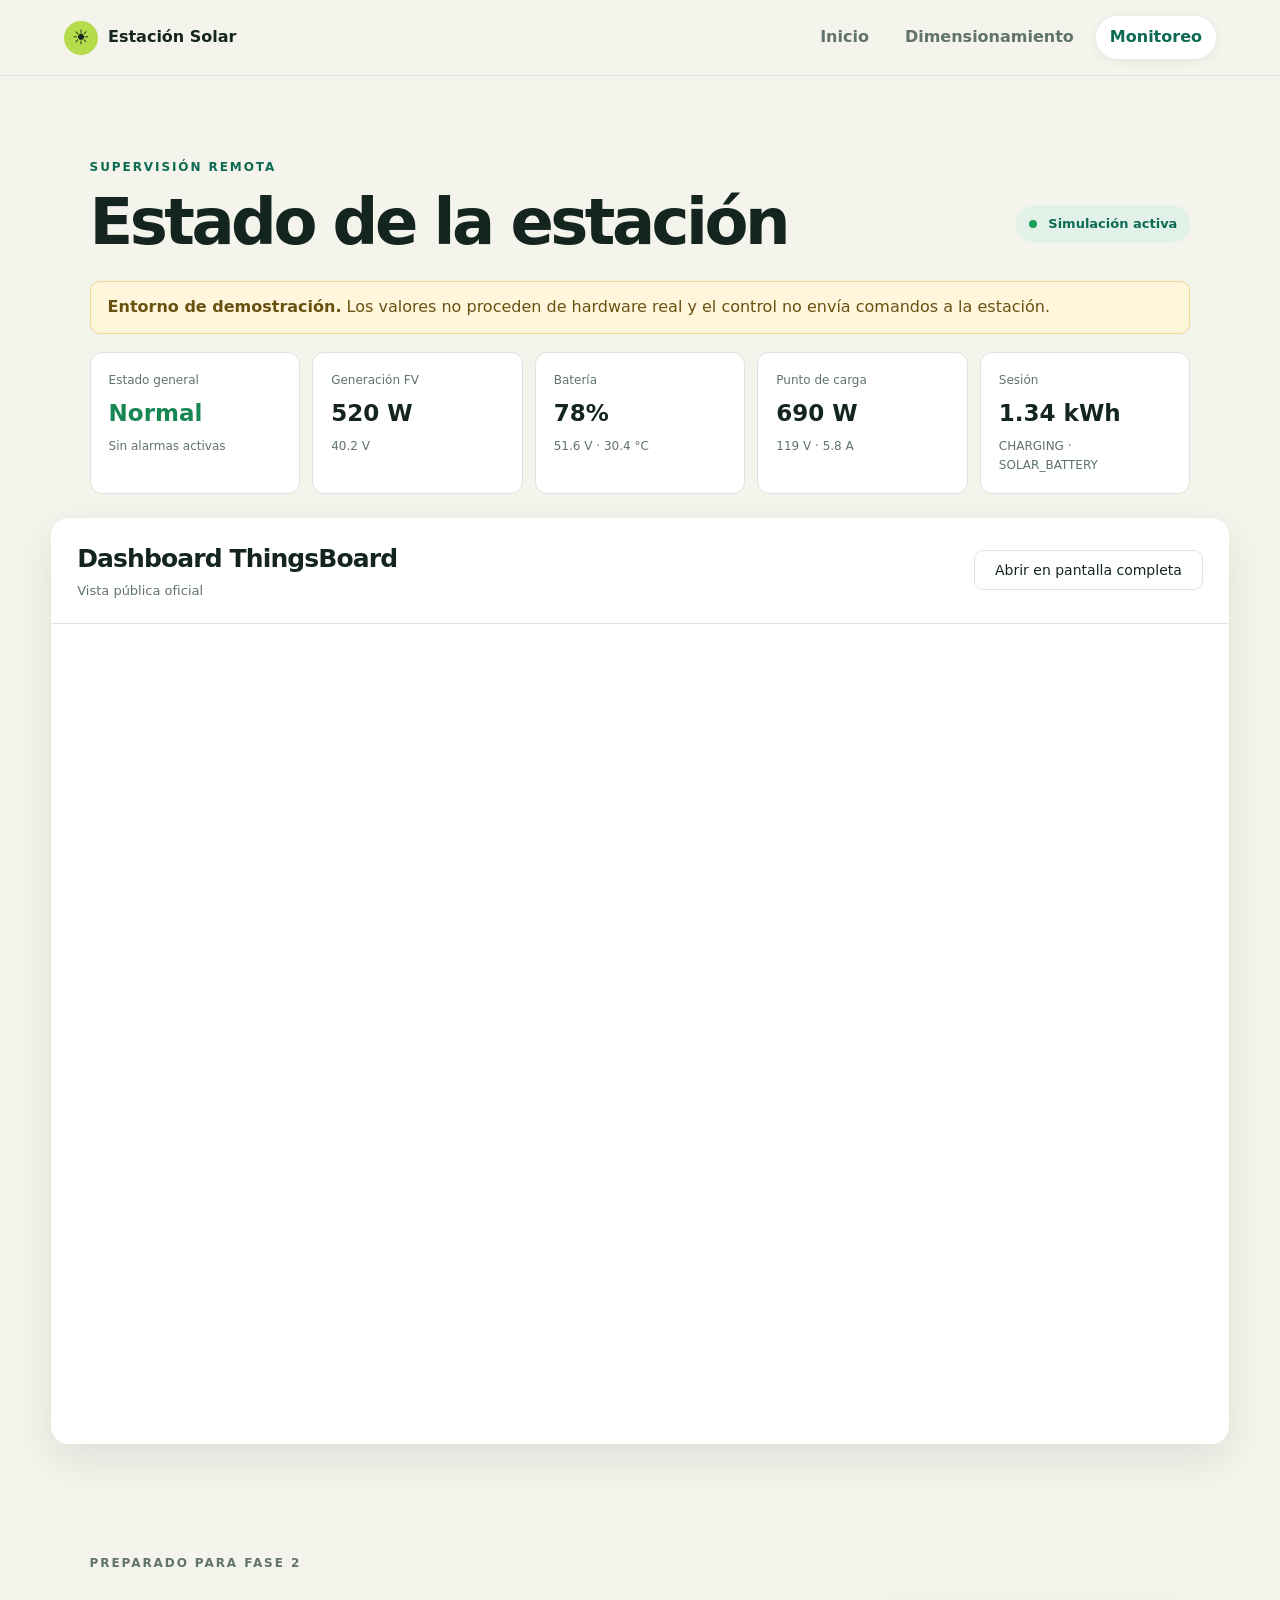
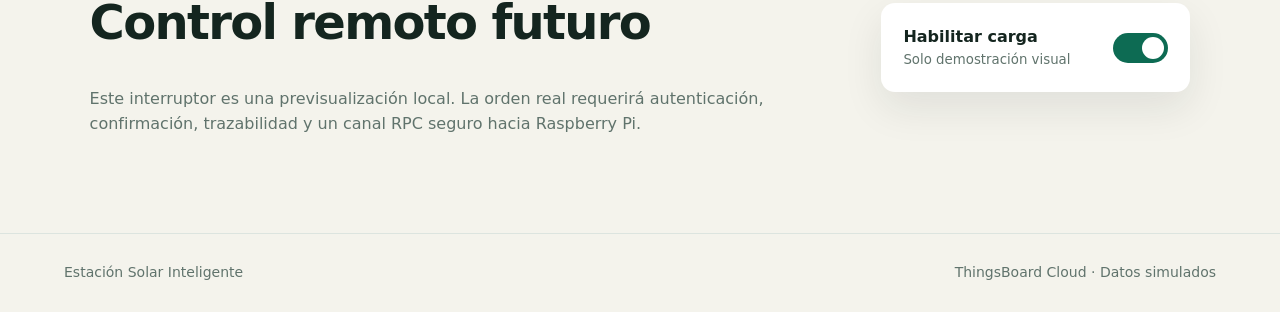
<file: monitoreo.html>
<!doctype html><html lang="es"><head><meta charset="utf-8"><meta name="viewport" content="width=device-width,initial-scale=1"><meta name="description" content="Monitoreo simulado de la estación solar mediante ThingsBoard."><title>Monitoreo | Estación Solar</title><link rel="stylesheet" href="styles.css"></head>
<body><header class="site-header"><a class="brand" href="index.html"><span class="brand-mark">☀</span><span>Estación Solar</span></a><button class="menu-button" aria-expanded="false" aria-controls="main-nav">Menú</button><nav id="main-nav" class="nav"><a href="index.html">Inicio</a><a href="dimensionamiento.html">Dimensionamiento</a><a class="active" href="monitoreo.html">Monitoreo</a></nav></header>
<main><section class="monitor-heading"><div><p class="eyebrow">Supervisión remota</p><h1>Estado de la estación</h1></div><div class="status-pill"><i></i> Simulación activa</div></section>
<section class="notice"><strong>Entorno de demostración.</strong> Los valores no proceden de hardware real y el control no envía comandos a la estación.</section>
<section class="live-summary" aria-label="Resumen simulado"><article><span>Estado general</span><strong class="ok">Normal</strong><small>Sin alarmas activas</small></article><article><span>Generación FV</span><strong id="demo-pv">520 W</strong><small id="demo-pvv">40.2 V</small></article><article><span>Batería</span><strong id="demo-soc">78%</strong><small id="demo-bat">51.6 V · 30.4 °C</small></article><article><span>Punto de carga</span><strong id="demo-power">690 W</strong><small id="demo-charge">119 V · 5.8 A</small></article><article><span>Sesión</span><strong id="demo-energy">1.34 kWh</strong><small>CHARGING · SOLAR_BATTERY</small></article></section>
<section class="dashboard-section"><div class="dashboard-toolbar"><div><h2>Dashboard ThingsBoard</h2><p>Vista pública oficial</p></div><a class="button secondary compact" href="https://thingsboard.cloud/dashboard/7d13a7f0-b7e5-11f1-b576-77a220d5bf3e?publicId=cea00c60-b83c-11f1-8680-eb7b4f3816b1" target="_blank" rel="noopener noreferrer">Abrir en pantalla completa</a></div><div class="iframe-wrap"><iframe title="Dashboard público de ThingsBoard" src="https://thingsboard.cloud/dashboard/7d13a7f0-b7e5-11f1-b576-77a220d5bf3e?publicId=cea00c60-b83c-11f1-8680-eb7b4f3816b1" loading="lazy" referrerpolicy="strict-origin-when-cross-origin" allowfullscreen></iframe></div></section>
<section class="control-preview section"><div><p class="eyebrow">Preparado para fase 2</p><h2>Control remoto futuro</h2><p>Este interruptor es una previsualización local. La orden real requerirá autenticación, confirmación, trazabilidad y un canal RPC seguro hacia Raspberry Pi.</p></div><label class="switch-row"><span><strong>Habilitar carga</strong><small id="control-caption">Solo demostración visual</small></span><input id="charge-demo" type="checkbox" checked><i aria-hidden="true"></i></label></section></main>
<footer><span>Estación Solar Inteligente</span><span>ThingsBoard Cloud · Datos simulados</span></footer><script src="app.js"></script></body></html>
</file>
<file: styles.css>
:root{--ink:#14251f;--muted:#60736c;--green:#0d6b53;--green-dark:#084b3c;--lime:#b6db4b;--cream:#f4f3ec;--white:#fff;--line:#dce4df;--amber:#e78c2c;--shadow:0 16px 40px rgba(20,37,31,.09)}*{box-sizing:border-box}html{scroll-behavior:smooth}body{margin:0;background:var(--cream);color:var(--ink);font:16px/1.55 Inter,ui-sans-serif,system-ui,-apple-system,BlinkMacSystemFont,"Segoe UI",sans-serif}a{color:inherit}.site-header{height:76px;padding:0 clamp(20px,5vw,72px);display:flex;align-items:center;justify-content:space-between;background:rgba(244,243,236,.95);border-bottom:1px solid var(--line);position:sticky;top:0;z-index:10;backdrop-filter:blur(12px)}.brand{display:flex;gap:10px;align-items:center;text-decoration:none;font-weight:800}.brand-mark{display:grid;place-items:center;width:34px;height:34px;border-radius:50%;background:var(--lime);font-size:20px}.nav{display:flex;gap:8px}.nav a{padding:9px 14px;border-radius:999px;text-decoration:none;color:var(--muted);font-weight:650}.nav a:hover,.nav a.active{background:var(--white);color:var(--green);box-shadow:0 2px 12px rgba(20,37,31,.06)}.menu-button{display:none;background:none;border:0;font-weight:700}.hero{min-height:610px;padding:80px clamp(20px,7vw,110px);display:grid;grid-template-columns:1.05fr .95fr;align-items:center;gap:70px;background:radial-gradient(circle at 90% 20%,rgba(182,219,75,.22),transparent 34%),linear-gradient(145deg,#f4f3ec,#e8efe9)}.hero h1,.page-heading h1,.monitor-heading h1{font-size:clamp(42px,6vw,78px);line-height:.98;letter-spacing:-.055em;margin:14px 0 24px;max-width:850px}.hero-copy>p:not(.eyebrow){font-size:19px;color:var(--muted);max-width:630px}.eyebrow{text-transform:uppercase;letter-spacing:.16em;font-size:12px;font-weight:800;color:var(--green)}.actions{display:flex;gap:12px;margin-top:30px;flex-wrap:wrap}.button{display:inline-flex;align-items:center;justify-content:center;min-height:48px;padding:0 20px;border:1px solid transparent;border-radius:9px;text-decoration:none;font-weight:750;cursor:pointer;font:inherit}.button.primary{background:var(--green);color:#fff}.button.primary:hover{background:var(--green-dark)}.button.secondary{background:var(--white);border-color:var(--line)}.button.compact{min-height:40px;font-size:14px}.energy-visual{background:var(--green-dark);color:#fff;padding:32px;border-radius:24px;box-shadow:var(--shadow);display:grid;grid-template-columns:1fr auto 1fr auto 1fr;align-items:center;gap:12px}.energy-node{text-align:center;padding:26px 10px;border-radius:15px;background:rgba(255,255,255,.09);border:1px solid rgba(255,255,255,.14)}.energy-node span{display:block;font-size:12px;color:#cfe3db}.energy-node strong{display:block;font-size:24px;margin-top:5px}.energy-node.battery{background:rgba(182,219,75,.17)}.flow{color:var(--lime);font-size:26px}.section{padding:80px clamp(20px,7vw,110px)}.section h2,.dashboard-section h2{font-size:clamp(30px,4vw,48px);letter-spacing:-.035em;margin:8px 0 28px}.feature-grid{display:grid;grid-template-columns:repeat(3,1fr);gap:18px}.feature{background:var(--white);padding:28px;border-radius:16px;box-shadow:var(--shadow);min-height:260px}.feature-number{font-weight:800;color:var(--green)}.feature h3{font-size:24px;margin:34px 0 8px}.feature p{color:var(--muted)}.feature a{color:var(--green);font-weight:750;text-decoration:none}.muted{color:var(--muted);font-weight:700}.architecture{margin:0 clamp(20px,4vw,62px) 70px;padding:55px;display:grid;grid-template-columns:1fr 1.4fr;align-items:center;gap:40px;background:var(--green-dark);color:#fff;border-radius:24px}.architecture p{color:#c4d8d0}.pipeline{display:flex;align-items:center;gap:10px;flex-wrap:wrap}.pipeline span{padding:14px 16px;background:rgba(255,255,255,.1);border:1px solid rgba(255,255,255,.14);border-radius:10px}.pipeline b{color:var(--lime);font-size:13px}footer{padding:28px clamp(20px,5vw,72px);display:flex;justify-content:space-between;color:var(--muted);border-top:1px solid var(--line);font-size:14px}.page-heading,.monitor-heading{padding:70px clamp(20px,7vw,110px) 28px}.page-heading p:last-child{max-width:720px;color:var(--muted);font-size:18px}.calculator{padding-top:20px;display:grid;grid-template-columns:minmax(300px,.75fr) 1.25fr;gap:24px}.form-card,.results{background:#fff;border-radius:18px;padding:30px;box-shadow:var(--shadow)}.form-card{display:grid;gap:18px}.form-card h2{font-size:25px;margin:0}.form-card label{display:grid;gap:7px;font-size:14px;font-weight:700}.form-card input{width:100%;padding:13px;border:1px solid #cbd7d1;border-radius:8px;font:inherit}.results{display:grid;grid-template-columns:1fr 1fr;gap:14px}.results article{background:#eff5f1;border-radius:12px;padding:22px}.results span{display:block;color:var(--muted);font-size:13px}.results strong{display:block;font-size:clamp(22px,3vw,34px);margin-top:6px}.results p{grid-column:1/-1;color:var(--muted);margin:6px}.monitor-heading{display:flex;justify-content:space-between;align-items:end}.monitor-heading h1{font-size:clamp(40px,5vw,66px);margin-bottom:0}.status-pill{margin-bottom:10px;padding:9px 13px;background:#e2f2e9;border-radius:999px;color:var(--green);font-weight:750;font-size:13px}.status-pill i{display:inline-block;width:8px;height:8px;border-radius:50%;background:#1d9e5c;margin-right:7px}.notice{margin:0 clamp(20px,7vw,110px) 18px;padding:13px 17px;background:#fff6db;border:1px solid #ebd893;border-radius:10px;color:#695112}.live-summary{padding:0 clamp(20px,7vw,110px) 24px;display:grid;grid-template-columns:repeat(5,1fr);gap:12px}.live-summary article{background:#fff;padding:18px;border-radius:12px;border:1px solid var(--line)}.live-summary span,.live-summary small{display:block;color:var(--muted);font-size:12px}.live-summary strong{display:block;font-size:23px;margin:6px 0}.live-summary .ok{color:#198754}.dashboard-section{margin:0 clamp(20px,4vw,62px);background:#fff;border-radius:18px;overflow:hidden;box-shadow:var(--shadow)}.dashboard-toolbar{padding:22px 26px;display:flex;justify-content:space-between;align-items:center;border-bottom:1px solid var(--line)}.dashboard-toolbar h2{font-size:25px;margin:0}.dashboard-toolbar p{margin:3px 0 0;color:var(--muted);font-size:13px}.iframe-wrap{height:min(70vw,820px);min-height:560px}.iframe-wrap iframe{width:100%;height:100%;border:0}.control-preview{margin-top:18px;display:grid;grid-template-columns:1fr auto;gap:40px;align-items:center}.control-preview p{color:var(--muted);max-width:720px}.switch-row{display:flex;gap:20px;align-items:center;background:#fff;padding:22px;border-radius:14px;box-shadow:var(--shadow)}.switch-row span{min-width:190px}.switch-row small{display:block;color:var(--muted)}.switch-row input{position:absolute;opacity:0}.switch-row i{width:55px;height:30px;border-radius:999px;background:#aebcb6;position:relative;cursor:pointer}.switch-row i:after{content:"";position:absolute;width:22px;height:22px;left:4px;top:4px;background:#fff;border-radius:50%;transition:.2s}.switch-row input:checked+i{background:var(--green)}.switch-row input:checked+i:after{transform:translateX(25px)}
@media(max-width:900px){.hero{grid-template-columns:1fr;min-height:auto}.feature-grid{grid-template-columns:1fr}.architecture,.calculator{grid-template-columns:1fr}.live-summary{grid-template-columns:repeat(2,1fr)}.control-preview{grid-template-columns:1fr}.energy-visual{max-width:620px}}
@media(max-width:640px){.site-header{height:auto;min-height:68px;flex-wrap:wrap}.menu-button{display:block}.nav{display:none;width:100%;padding:8px 0 14px;flex-direction:column}.nav.open{display:flex}.nav a{text-align:center}.hero{padding-top:55px}.energy-visual{grid-template-columns:1fr}.flow{transform:rotate(90deg)}.architecture{margin-left:10px;margin-right:10px;padding:28px}.results{grid-template-columns:1fr}.results p{grid-column:auto}.monitor-heading{align-items:start;flex-direction:column}.live-summary{grid-template-columns:1fr}.dashboard-section{margin:0 8px}.dashboard-toolbar{align-items:start;gap:15px;flex-direction:column}.iframe-wrap{height:720px}.control-preview{padding-top:40px}footer{gap:8px;flex-direction:column}}


body.embedded-page{overflow:hidden}.dimensionador-frame-wrap{height:calc(100vh - 76px)}.dimensionador-frame{display:block;width:100%;height:100%;border:0;background:#f5f7fa}@media(max-width:640px){body.embedded-page{overflow:auto}.dimensionador-frame-wrap{height:calc(100vh - 68px);min-height:720px}}
</file>
<file: estilos.css>
.solar-sizing, .solar-sizing * {
    margin: 0;
    padding: 0;
    box-sizing: border-box;
}.solar-sizing {
    font-family: 'Segoe UI', Tahoma, Geneva, Verdana, sans-serif;
    background: linear-gradient(135deg, #f5f7fa 0%, #c3cfe2 100%);
    color: #333;
    line-height: 1.6;
    min-height: 100vh;
    padding: 20px;
}.solar-sizing .contenedor-principal {
    max-width: 900px;
    margin: 0 auto;
    background: white;
    border-radius: 12px;
    box-shadow: 0 10px 40px rgba(0, 0, 0, 0.1);
    overflow: hidden;
}.solar-sizing .encabezado {
    background: linear-gradient(135deg, #2c5aa0 0%, #1e3f7f 100%);
    color: white;
    padding: 40px 30px;
    text-align: center;
}.solar-sizing .encabezado h1 {
    font-size: 2.5em;
    margin-bottom: 10px;
    font-weight: 600;
}.solar-sizing .encabezado .subtitulo {
    font-size: 1.1em;
    opacity: 0.95;
    font-weight: 300;
}.solar-sizing .introduccion {
    background: #e7f3ff;
    border-left: 5px solid #0c63e4;
    padding: 30px;
}.solar-sizing .introduccion h2 {
    color: #0c63e4;
    margin-bottom: 15px;
    font-size: 1.5em;
}.solar-sizing .introduccion p {
    margin-bottom: 12px;
    color: #0c5460;
    font-size: 0.95em;
    line-height: 1.8;
}.solar-sizing .introduccion ul {
    margin-left: 30px;
    margin-top: 12px;
    margin-bottom: 12px;
}.solar-sizing .introduccion li {
    margin-bottom: 8px;
    color: #0c5460;
    font-size: 0.95em;
}.solar-sizing .seccion {
    padding: 40px 30px;
    border-bottom: 2px solid #ecf0f3;
}.solar-sizing .seccion:last-of-type {
    border-bottom: none;
}.solar-sizing .seccion h2 {
    font-size: 1.8em;
    color: #2c5aa0;
    margin-bottom: 20px;
    padding-bottom: 15px;
    border-left: 5px solid #2c5aa0;
    padding-left: 15px;
}.solar-sizing .descripcion-seccion {
    background: #f0f6fb;
    border-left: 4px solid #17a2b8;
    padding: 15px;
    border-radius: 6px;
    margin-bottom: 25px;
}.solar-sizing .descripcion-seccion p {
    margin-bottom: 10px;
    color: #0c5460;
    font-size: 0.95em;
    line-height: 1.6;
}.solar-sizing .descripcion-seccion p:last-child {
    margin-bottom: 0;
}.solar-sizing .descripcion-seccion strong {
    color: #0c5460;
}.solar-sizing .explicacion-hsp {
    background: #fff9e6;
    border-left: 4px solid #ffc107;
    padding: 15px;
    border-radius: 6px;
    margin-bottom: 20px;
}.solar-sizing .explicacion-hsp p {
    margin-bottom: 10px;
    color: #856404;
    font-size: 0.95em;
    line-height: 1.6;
}.solar-sizing .explicacion-hsp p:last-child {
    margin-bottom: 0;
}.solar-sizing .explicacion-hsp strong {
    color: #856404;
}.solar-sizing .enlace-externo {
    display: inline-block;
    background: #0c63e4;
    color: white;
    padding: 12px 20px;
    border-radius: 6px;
    text-decoration: none;
    font-weight: 500;
    transition: all 0.3s ease;
    margin: 12px 0;
}.solar-sizing .enlace-externo:hover {
    background: #0a4fb0;
    transform: translateY(-2px);
    box-shadow: 0 4px 12px rgba(12, 99, 228, 0.3);
}.solar-sizing .paso {
    background: #f8fafb;
    padding: 20px;
    margin-bottom: 25px;
    border-radius: 8px;
    border-left: 4px solid #17a2b8;
    transition: box-shadow 0.3s ease;
}.solar-sizing .paso:hover {
    box-shadow: 0 4px 12px rgba(0, 0, 0, 0.08);
}.solar-sizing .paso h3 {
    font-size: 1.2em;
    color: #1e3f7f;
    margin-bottom: 8px;
    font-weight: 500;
}.solar-sizing .paso .subtitulo-paso {
    font-size: 0.9em;
    color: #666;
    margin-bottom: 15px;
    font-style: italic;
}.solar-sizing .paso label {
    display: block;
    margin-top: 15px;
    margin-bottom: 8px;
    font-weight: 500;
    color: #555;
    font-size: 0.95em;
}.solar-sizing .paso input, .solar-sizing .paso select {
    width: 100%;
    padding: 12px;
    margin-bottom: 15px;
    border: 2px solid #ddd;
    border-radius: 6px;
    font-size: 1em;
    transition: border-color 0.3s ease;
    font-family: 'Segoe UI', Tahoma, Geneva, Verdana, sans-serif;
}.solar-sizing .paso input:focus, .solar-sizing .paso select:focus {
    outline: none;
    border-color: #2c5aa0;
    background-color: #f0f6fb;
}.solar-sizing .paso input[aria-invalid="true"] {
    border-color: #dc3545;
}.solar-sizing .paso select {
    cursor: pointer;
    appearance: none;
    background-image: url("data:image/svg+xml;charset=UTF-8,%3csvg xmlns='http://www.w3.org/2000/svg' viewBox='0 0 24 24' fill='none' stroke='currentColor' stroke-width='2' stroke-linecap='round' stroke-linejoin='round'%3e%3cpolyline points='6 9 12 15 18 9'%3e%3c/polyline%3e%3c/svg%3e");
    background-repeat: no-repeat;
    background-position: right 12px center;
    background-size: 20px;
    padding-right: 40px;
}.solar-sizing .btn-calcular {
    background: linear-gradient(135deg, #2c5aa0 0%, #1e3f7f 100%);
    color: white;
    padding: 12px 25px;
    border: none;
    border-radius: 6px;
    font-size: 1em;
    font-weight: 500;
    cursor: pointer;
    transition: all 0.3s ease;
    width: 100%;
}.solar-sizing .btn-calcular:hover {
    transform: translateY(-2px);
    box-shadow: 0 6px 20px rgba(44, 90, 160, 0.3);
}.solar-sizing .btn-calcular:active {
    transform: translateY(0);
}.solar-sizing .btn-calcular:disabled {
    background: #ccc;
    cursor: not-allowed;
    transform: none;
}.solar-sizing .resultado {
    background: #d4edda;
    border: 2px solid #28a745;
    color: #155724;
    padding: 20px;
    border-radius: 8px;
    margin-top: 15px;
    display: none;
}.solar-sizing .resultado.visible {
    display: block;
    animation: slideIn 0.3s ease;
}.solar-sizing .resultado.error {
    background: #f8d7da;
    border-color: #dc3545;
    color: #721c24;
}.solar-sizing .resultado.warning {
    background: #fff3cd;
    border-color: #ffc107;
    color: #856404;
}.solar-sizing .resultado h4 {
    margin-bottom: 12px;
    font-size: 1.1em;
    color: inherit;
}.solar-sizing .resultado p {
    margin: 8px 0;
    font-size: 0.95em;
}.solar-sizing .resultado .ecuacion {
    background: rgba(255, 255, 255, 0.3);
    padding: 12px;
    border-radius: 4px;
    margin: 10px 0;
    font-family: 'Courier New', monospace;
    font-size: 0.9em;
    overflow-x: auto;
}.solar-sizing .resultado .valor {
    font-weight: 600;
    font-size: 1.05em;
}.solar-sizing .resultado .unidad {
    color: #666;
    font-size: 0.85em;
}.solar-sizing .opcion-arreglo {
    background: white;
    border: 2px solid #ddd;
    border-radius: 8px;
    padding: 20px;
    cursor: pointer;
    transition: all 0.3s ease;
    position: relative;
}.solar-sizing .opcion-arreglo:hover {
    border-color: #2c5aa0;
    box-shadow: 0 4px 15px rgba(44, 90, 160, 0.15);
    transform: translateY(-2px);
}.solar-sizing .opcion-arreglo.seleccionada {
    background: #d4edda;
    border-color: #28a745;
    box-shadow: 0 4px 15px rgba(40, 167, 69, 0.2);
}.solar-sizing .opcion-arreglo h4 {
    color: #1e3f7f;
    font-size: 1.1em;
    margin-bottom: 12px;
    font-weight: 600;
}.solar-sizing .opcion-arreglo .advertencia {
    background: #fff3cd;
    border-left: 3px solid #ffc107;
    padding: 8px 12px;
    border-radius: 4px;
    font-size: 0.85em;
    color: #856404;
    margin-bottom: 12px;
}.solar-sizing .opcion-arreglo .detalle {
    display: grid;
    grid-template-columns: 1fr 1fr;
    gap: 12px;
    margin-bottom: 12px;
    font-size: 0.95em;
}.solar-sizing .opcion-arreglo .detalle-item {
    background: #f8fafb;
    padding: 10px;
    border-radius: 4px;
    border-left: 3px solid #17a2b8;
}.solar-sizing .opcion-arreglo .detalle-item label {
    font-weight: 600;
    color: #555;
    font-size: 0.85em;
}.solar-sizing .opcion-arreglo .detalle-item .valor {
    font-weight: 700;
    color: #2c5aa0;
    font-size: 1em;
    margin-top: 4px;
}.solar-sizing .opcion-arreglo .btn-seleccionar {
    background: #2c5aa0;
    color: white;
    border: none;
    padding: 10px 20px;
    border-radius: 6px;
    cursor: pointer;
    font-weight: 500;
    transition: all 0.3s ease;
    width: 100%;
    margin-top: 12px;
}.solar-sizing .opcion-arreglo .btn-seleccionar:hover {
    background: #1e3f7f;
    transform: translateY(-2px);
    box-shadow: 0 4px 12px rgba(44, 90, 160, 0.3);
}.solar-sizing .opcion-arreglo .btn-seleccionar:disabled {
    background: #28a745;
    cursor: default;
    transform: none;
}.solar-sizing .opcion-arreglo .btn-seleccionar:disabled::after {
    content: " ✓ Seleccionada";
}.solar-sizing .descripcion-opciones {
    background: #e8f4f8;
    border-left: 4px solid #17a2b8;
    padding: 15px;
    border-radius: 6px;
    margin-bottom: 20px;
    font-size: 0.95em;
    color: #0c5460;
    line-height: 1.6;
}


@keyframes slideIn {.solar-sizing from {
        opacity: 0;
        transform: translateY(-10px);
    }.solar-sizing to {
        opacity: 1;
        transform: translateY(0);
    }
}.solar-sizing .pie {
    background: #f8fafb;
    padding: 30px;
    text-align: center;
    border-top: 2px solid #ecf0f3;
}.solar-sizing .btn-reiniciar {
    background: #6c757d;
    color: white;
    padding: 12px 30px;
    border: none;
    border-radius: 6px;
    font-size: 1em;
    font-weight: 500;
    cursor: pointer;
    transition: all 0.3s ease;
}.solar-sizing .btn-reiniciar:hover {
    background: #5a6268;
    transform: translateY(-2px);
    box-shadow: 0 6px 20px rgba(108, 117, 125, 0.3);
}.solar-sizing .pie .nota {
    margin-top: 15px;
    color: #999;
    font-size: 0.9em;
}


@media (max-width: 768px) {.solar-sizing .encabezado h1 {
        font-size: 2em;
    }.solar-sizing .encabezado .subtitulo {
        font-size: 1em;
    }.solar-sizing .seccion {
        padding: 25px 20px;
    }.solar-sizing .seccion h2 {
        font-size: 1.5em;
    }.solar-sizing .paso {
        padding: 15px;
    }.solar-sizing .paso h3 {
        font-size: 1.1em;
    }.solar-sizing .opcion-arreglo .detalle {
        grid-template-columns: 1fr;
    }.solar-sizing .enlace-externo {
        display: block;
        text-align: center;
    }
}

@media (max-width: 480px) {.solar-sizing {
        padding: 10px;
    }.solar-sizing .encabezado {
        padding: 25px 20px;
    }.solar-sizing .encabezado h1 {
        font-size: 1.6em;
    }.solar-sizing .encabezado .subtitulo {
        font-size: 0.9em;
    }.solar-sizing .introduccion {
        padding: 20px;
    }.solar-sizing .introduccion h2 {
        font-size: 1.2em;
    }.solar-sizing .seccion {
        padding: 15px;
    }.solar-sizing .seccion h2 {
        font-size: 1.3em;
        padding-left: 10px;
    }.solar-sizing .paso {
        padding: 12px;
        margin-bottom: 15px;
    }.solar-sizing .paso h3 {
        font-size: 1em;
    }.solar-sizing .paso label {
        font-size: 0.9em;
    }.solar-sizing .paso input, .solar-sizing .paso select {
        padding: 10px;
        font-size: 16px;
    }.solar-sizing .resultado {
        padding: 15px;
        font-size: 0.9em;
    }.solar-sizing .opcion-arreglo {
        padding: 15px;
    }.solar-sizing .opcion-arreglo h4 {
        font-size: 1em;
    }.solar-sizing .opcion-arreglo .detalle {
        gap: 8px;
    }.solar-sizing .opcion-arreglo .detalle-item {
        padding: 8px;
        font-size: 0.85em;
    }.solar-sizing .explicacion-hsp {
        padding: 12px;
    }.solar-sizing .enlace-externo {
        padding: 10px 15px;
        font-size: 0.9em;
    }
}.solar-sizing .info-origen-ac { display:grid;grid-template-columns:repeat(2,minmax(0,1fr));gap:12px;margin:14px 0; }.solar-sizing .info-origen-ac>div { background:#eaf2fc;border:1px solid #dce9f8;border-radius:8px;padding:14px; }.solar-sizing .info-origen-ac small, .solar-sizing .datos-cable-grid small { display:block;color:#58697e;font-size:.79rem;margin-bottom:4px; }.solar-sizing .info-origen-ac strong {display:block;color:#1e3f7f;font-size:1rem;}.solar-sizing .texto-ayuda-ac {font-size:.88rem;color:#5f6876;line-height:1.5;margin:0 0 16px;}.solar-sizing .paso-cables-ac .resultado-ac { background:#f5faf8;border:1px solid #bdded1;color:#253b34;padding:20px; }.solar-sizing .calibre-ac-principal {display:flex;flex-direction:column;align-items:flex-start;gap:5px;background:#e4f4eb;padding:17px 20px;border-radius:8px;border-left:4px solid #28a745;margin-bottom:16px;}.solar-sizing .calibre-ac-principal span {font-size:.91rem;color:#365e4b;}.solar-sizing .calibre-ac-principal strong {font-size:2rem;color:#17613d;line-height:1.25;}.solar-sizing .datos-cable-grid {display:grid;grid-template-columns:repeat(2,minmax(0,1fr));gap:12px;margin:12px 0 16px;}.solar-sizing .datos-cable-grid > div { background:#fff;padding:12px;border:1px solid #e2e9eb;border-radius:6px;min-width:0; }.solar-sizing .datos-cable-grid strong {display:block;font-size:1rem;color:#1e3f7f;overflow-wrap:anywhere;}.solar-sizing .nota-ac {font-size:.86rem;line-height:1.65;color:#4a5b67;margin:12px 0;}.solar-sizing .aviso-cable {background:#fff3cd;color:#856404;border-left:4px solid #ffc107;border-radius:5px;padding:13px 14px;margin:14px 0;}.solar-sizing .referencia-ac {font-size:.87rem;color:#576171;line-height:1.65;padding:0 4px;}.solar-sizing .referencia-ac a {color:#2c5aa0;}.solar-sizing .acciones-cable {display:flex;align-items:center;gap:12px;flex-wrap:wrap;margin-top:16px;}.solar-sizing .btn-copiar-ac {background:#2c5aa0;color:#fff;border:none;padding:10px 16px;border-radius:6px;cursor:pointer;font:inherit;font-weight:500;}.solar-sizing .btn-copiar-ac:hover {background:#1e3f7f;}.solar-sizing #mensaje-copiar-ac {font-size:.84rem;color:#32654a;}
@media(max-width:560px) {.solar-sizing .info-origen-ac, .solar-sizing .datos-cable-grid {grid-template-columns:1fr;}.solar-sizing .calibre-ac-principal strong {font-size:1.65rem;} }

body.sizing-page{overflow:auto;padding:0;margin:0}.solar-sizing{padding:32px 16px 48px;min-height:0;background:none;font:inherit}.solar-sizing .contenedor-principal{max-width:1100px}.solar-sizing .encabezado{background:var(--green-dark)}.solar-sizing section{scroll-margin-top:100px}.solar-sizing .seccion h2{overflow-wrap:anywhere}.solar-sizing .paso,.solar-sizing .resultado{min-width:0;overflow-wrap:anywhere}.solar-sizing .pie{display:block;text-align:center}.solar-sizing .referencia-ac{padding:16px 24px}.solar-sizing .referencia-ac p{margin:12px 0}@media(max-width:640px){.solar-sizing{padding:16px 8px 32px}.solar-sizing .encabezado{padding:28px 16px}.solar-sizing .encabezado h1{font-size:1.8rem}.solar-sizing .opcion-arreglo .detalle{grid-template-columns:1fr}}

/* Guía de uso y ayudas visibles del dimensionador. */
.solar-sizing .guia-inicio { background:#f4faf7; }
.solar-sizing .etiqueta-guia { font-size:.8rem;font-weight:700;color:#24684e;letter-spacing:.06em;text-transform:uppercase;margin-bottom:8px; }
.solar-sizing .guia-inicio h2 { color:#164d38;border-left-color:#24684e;margin-bottom:16px; }
.solar-sizing .guia-inicio > p { line-height:1.75; }
.solar-sizing .datos-previos { display:grid;grid-template-columns:repeat(2,minmax(0,1fr));gap:0 28px;margin:18px 0; }
.solar-sizing .datos-previos > div { padding:16px 0;border-bottom:1px solid #d8e8df;min-width:0; }
.solar-sizing .datos-previos dt { font-weight:650;color:#164d38;margin-bottom:6px; }
.solar-sizing .datos-previos dd { margin:0;font-size:.94rem;line-height:1.75;color:#374e43; }
.solar-sizing .regla-entradas { margin:20px 0;color:#2d4438; }
.solar-sizing .guia-recorrido { display:grid;grid-template-columns:repeat(4,minmax(0,1fr));gap:10px;margin:24px 0 16px; }
.solar-sizing .guia-recorrido a { display:flex;align-items:center;gap:8px;padding:11px 12px;color:#164d38;background:#fff;border:1px solid #b7d2c2;border-radius:6px;text-decoration:none;font-size:.9rem;font-weight:600; }
.solar-sizing .guia-recorrido a:hover { background:#e3f1e9; }
.solar-sizing .guia-recorrido span { font-weight:750; }
.solar-sizing .alcance-guia { font-size:.9rem;color:#526258;margin-bottom:18px; }
.solar-sizing .enlace-comenzar, .solar-sizing .volver-guia { display:inline-block;color:#164d38;font-weight:650;text-underline-offset:3px; }
.solar-sizing .ayuda-campo { font-size:.92rem;line-height:1.65;color:#435769;margin:0 0 10px;max-width:76ch; }
.solar-sizing .ayuda-seccion { font-size:.95rem;line-height:1.75;margin:0 0 22px;color:#435769; }
.solar-sizing .paso input, .solar-sizing .paso select { margin-bottom:12px; }
.solar-sizing .paso input[aria-invalid="true"] { border-color:#b42318; }
.solar-sizing .error-campo { color:#a51d14;font-size:.92rem;line-height:1.6;margin:-4px 0 14px;font-weight:500; }
.solar-sizing .error-general { margin:20px 30px;padding:14px 16px;border-left:4px solid #b42318;background:#fff1f0;color:#8a211a; }
.solar-sizing .error-campo[hidden], .solar-sizing .error-general[hidden] { display:none; }
.solar-sizing .dudas-uso details { border-bottom:1px solid #dbe4e9;padding:16px 0; }
.solar-sizing .dudas-uso summary { cursor:pointer;font-weight:600;color:#243e50; }
.solar-sizing .dudas-uso details p { margin-top:10px;line-height:1.75;color:#435769; }
.solar-sizing .volver-guia { margin-top:24px; }
.solar-sizing input, .solar-sizing select, .solar-sizing .paso, .solar-sizing #error-dimensionador { scroll-margin-top:110px; }
.solar-sizing a:focus-visible, .solar-sizing summary:focus-visible { outline:3px solid #24684e;outline-offset:4px; }
@media(max-width:640px) {
 .solar-sizing .datos-previos { grid-template-columns:1fr; }
 .solar-sizing .guia-recorrido { grid-template-columns:repeat(2,minmax(0,1fr)); }
 .solar-sizing .error-general { margin:16px; }
}
</file>
